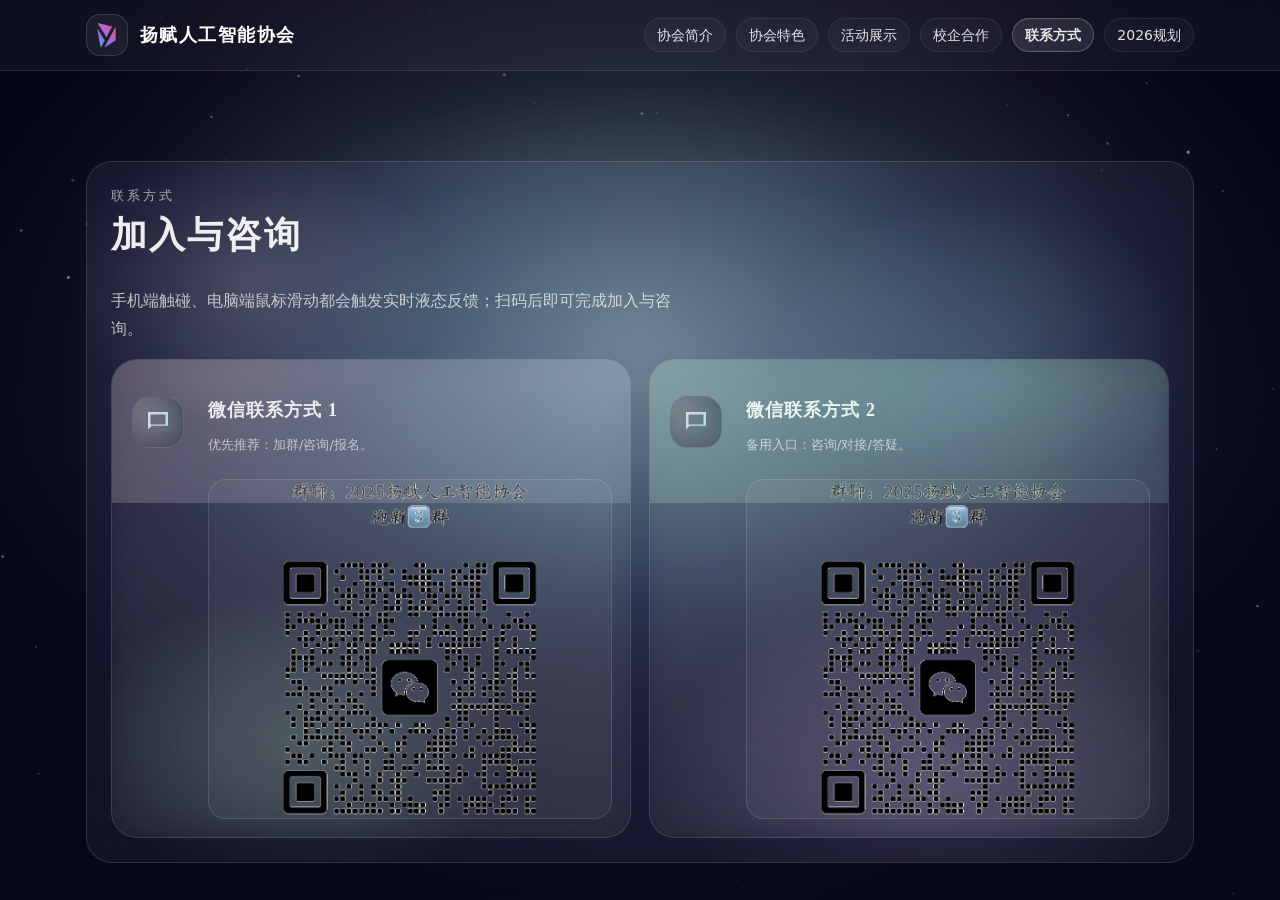
<file: static_site/contact.html>
<!DOCTYPE html>
<html lang="zh-CN">
<head>
    <meta charset="UTF-8">
    <meta name="viewport" content="width=device-width, initial-scale=1.0">
    <title>联系方式 - 扬赋人工智能协会</title>
    <link rel="stylesheet" href="styles.css">
</head>
<body class="theme-mag mag-deck-lock page-contact">
    <header>
        <div class="container">
            <div class="header-content">
                <img src="logo.png" alt="扬赋人工智能协会logo" class="logo">
                <h1>扬赋人工智能协会</h1>
            </div>
            <nav>
                <ul>
                    <li><a href="index.html">协会简介</a></li>
                    <li><a href="features.html">协会特色</a></li>
                    <li><a href="gallery.html">活动展示</a></li>
                    <li><a href="enterprise-cooperation.html">校企合作</a></li>
                    <li><a href="contact.html" class="current">联系方式</a></li>
                    <li><a href="plan-2026.html">2026规划</a></li>
                </ul>
            </nav>
        </div>
    </header>

    <main class="mag-deck">
        <section class="mag-screen">
            <div class="container">
                <div class="mag-panel">
                    <div class="mag-kicker">联系方式</div>
                    <h2>加入与咨询</h2>
                    <p class="mag-hero__lede">手机端触碰、电脑端鼠标滑动都会触发实时液态反馈；扫码后即可完成加入与咨询。</p>
                    <div class="mag-grid" style="margin-top: 16px;">
                        <div class="mag-card" style="grid-column: span 6;">
                            <div class="mag-card__cap"></div>
                            <div class="mag-card__icon"><span class="mag-ico ico-chat"></span></div>
                            <div class="mag-card__body">
                                <div class="mag-card__title">微信联系方式 1</div>
                                <div class="mag-card__sub">优先推荐：加群/咨询/报名。</div>
                                <img src="微信二维码1.jpg" alt="微信二维码1" style="width: 100%; height: 340px; object-fit: cover; border-radius: 18px; margin-top: 12px; border: 1px solid rgba(255,255,255,0.12); background: rgba(255,255,255,0.04);">
                            </div>
                        </div>
                        <div class="mag-card" style="grid-column: span 6;">
                            <div class="mag-card__cap"></div>
                            <div class="mag-card__icon"><span class="mag-ico ico-chat"></span></div>
                            <div class="mag-card__body">
                                <div class="mag-card__title">微信联系方式 2</div>
                                <div class="mag-card__sub">备用入口：咨询/对接/答疑。</div>
                                <img src="微信二维码2.jpg" alt="微信二维码2" style="width: 100%; height: 340px; object-fit: cover; border-radius: 18px; margin-top: 12px; border: 1px solid rgba(255,255,255,0.12); background: rgba(255,255,255,0.04);">
                            </div>
                        </div>
                    </div>
                </div>
            </div>
        </section>

        <section class="mag-screen">
            <div class="container">
                <div class="mag-panel">
                    <div class="mag-kicker">更多渠道</div>
                    <h2>官方与线下</h2>
                    <div class="mag-grid" style="margin-top: 10px;">
                        <div class="mag-card" style="grid-column: span 5;">
                            <div class="mag-card__cap"></div>
                            <div class="mag-card__icon"><span class="mag-ico ico-phone"></span></div>
                            <div class="mag-card__body">
                                <div class="mag-card__title">微信公众号</div>
                                <div class="mag-card__sub">扬赋人工智能协会 · 扫码关注</div>
                                <img src="公众号二维码.jpg" alt="微信公众号二维码" style="width: 100%; height: 260px; object-fit: cover; border-radius: 18px; margin-top: 12px; border: 1px solid rgba(255,255,255,0.12); background: rgba(255,255,255,0.04);">
                            </div>
                        </div>
                        <div class="mag-card" style="grid-column: span 4;">
                            <div class="mag-card__cap"></div>
                            <div class="mag-card__icon"><span class="mag-ico ico-mail"></span></div>
                            <div class="mag-card__body">
                                <div class="mag-card__title">邮箱</div>
                                <div class="mag-card__sub">官方邮箱：290444739@qq.com</div>
                                <div class="mag-tags" style="margin-top: 12px;">
                                    <div class="mag-tag">商务合作</div>
                                    <div class="mag-tag">媒体对接</div>
                                    <div class="mag-tag">资料申请</div>
                                </div>
                            </div>
                        </div>
                        <div class="mag-card" style="grid-column: span 3;">
                            <div class="mag-card__cap"></div>
                            <div class="mag-card__icon"><span class="mag-ico ico-pin"></span></div>
                            <div class="mag-card__body">
                                <div class="mag-card__title">线下咨询</div>
                                <div class="mag-card__sub">二食堂迎新点<br>9月9日-9月20日 17:30-20:30</div>
                                <div class="mag-actions" style="margin-top: 12px;">
                                    <a href="index.html" class="mag-btn">返回首页</a>
                                </div>
                            </div>
                        </div>
                    </div>
                </div>
            </div>
        </section>
    </main>

    <footer>
        <div class="container">
            <p>&copy; 2023 扬赋人工智能协会 版权所有</p>
        </div>
    </footer>

    <script src="script.js"></script>
</body>
</html>
</file>
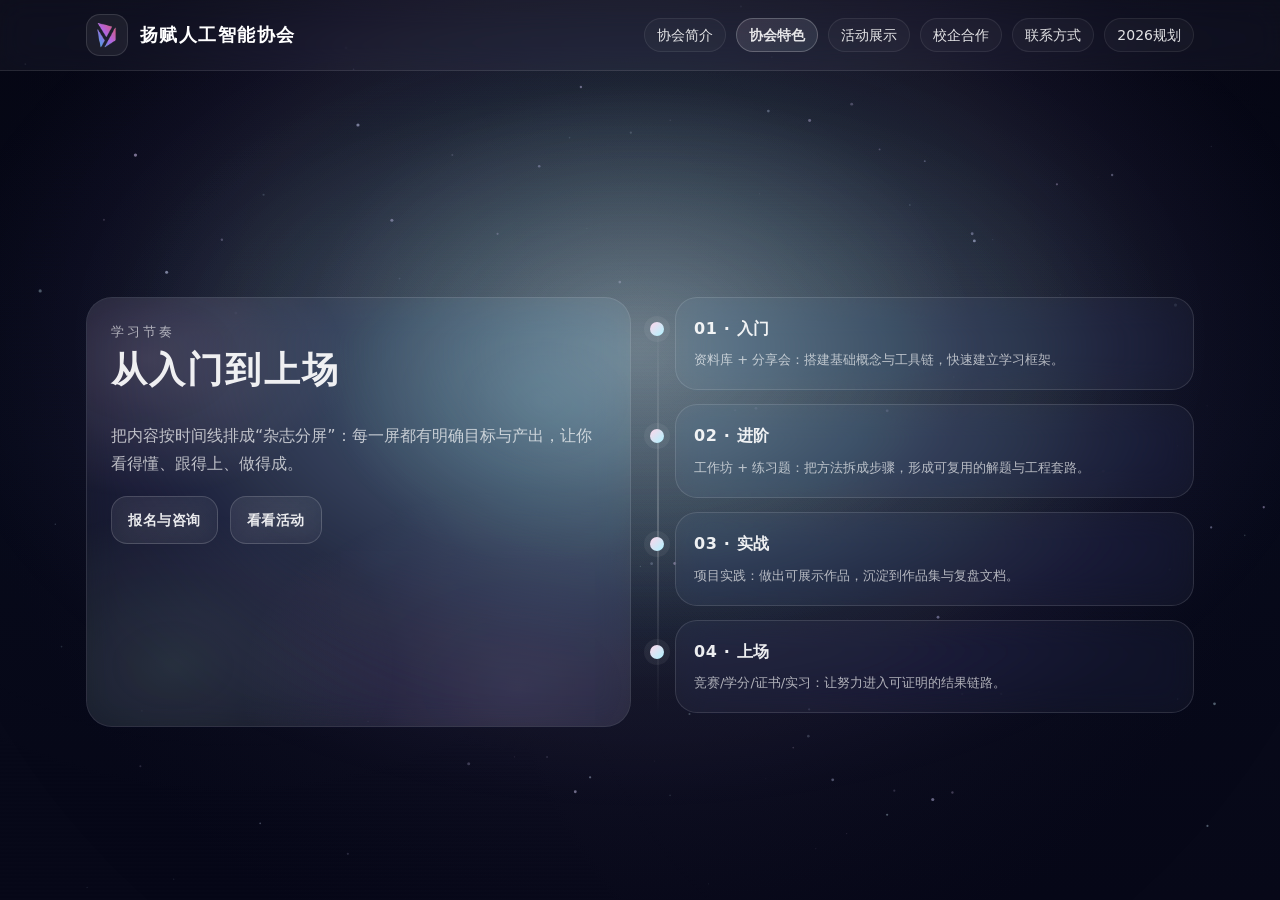
<file: static_site/features.html>
<!DOCTYPE html>
<html lang="zh-CN">
<head>
    <meta charset="UTF-8">
    <meta name="viewport" content="width=device-width, initial-scale=1.0">
    <title>协会特色 - 扬赋人工智能协会</title>
    <link rel="stylesheet" href="styles.css">
</head>
<body class="theme-mag mag-deck-lock page-features">
    <header>
        <div class="container">
            <div class="header-content">
                <img src="logo.png" alt="扬赋人工智能协会logo" class="logo">
                <h1>扬赋人工智能协会</h1>
            </div>
            <nav>
                <ul>
                    <li><a href="index.html">协会简介</a></li>
                    <li><a href="features.html" class="current">协会特色</a></li>
                    <li><a href="gallery.html">活动展示</a></li>
                    <li><a href="enterprise-cooperation.html">校企合作</a></li>
                    <li><a href="contact.html">联系方式</a></li>
                    <li><a href="plan-2026.html">2026规划</a></li>
                </ul>
            </nav>
        </div>
    </header>

    <main class="mag-deck">
        <section class="mag-screen">
            <div class="container">
                <div class="mag-split">
                    <div class="mag-panel">
                        <div class="mag-kicker">学习节奏</div>
                        <h2>从入门到上场</h2>
                        <p class="mag-hero__lede">把内容按时间线排成“杂志分屏”：每一屏都有明确目标与产出，让你看得懂、跟得上、做得成。</p>
                        <div class="mag-actions">
                            <a href="contact.html" class="mag-btn">报名与咨询</a>
                            <a href="gallery.html" class="mag-btn">看看活动</a>
                        </div>
                    </div>
                    <div class="mag-timeline">
                        <div class="mag-timeline__item">
                            <div class="mag-timeline__title">01 · 入门</div>
                            <div class="mag-timeline__desc">资料库 + 分享会：搭建基础概念与工具链，快速建立学习框架。</div>
                        </div>
                        <div class="mag-timeline__item">
                            <div class="mag-timeline__title">02 · 进阶</div>
                            <div class="mag-timeline__desc">工作坊 + 练习题：把方法拆成步骤，形成可复用的解题与工程套路。</div>
                        </div>
                        <div class="mag-timeline__item">
                            <div class="mag-timeline__title">03 · 实战</div>
                            <div class="mag-timeline__desc">项目实践：做出可展示作品，沉淀到作品集与复盘文档。</div>
                        </div>
                        <div class="mag-timeline__item">
                            <div class="mag-timeline__title">04 · 上场</div>
                            <div class="mag-timeline__desc">竞赛/学分/证书/实习：让努力进入可证明的结果链路。</div>
                        </div>
                    </div>
                </div>
            </div>
        </section>

        <section class="mag-screen">
            <div class="container">
                <div class="mag-panel">
                    <div class="mag-kicker">核心特色</div>
                    <h2>四张卡片，读完就懂</h2>
                    <div class="mag-grid">
                        <div class="mag-card" style="grid-column: span 6;">
                            <div class="mag-card__cap"></div>
                            <div class="mag-card__icon"><span class="mag-ico ico-book"></span></div>
                            <div class="mag-card__body">
                                <div class="mag-card__title">AI 学习资料</div>
                                <div class="mag-card__sub">论文、教程、开源项目与路线图，帮助你更快构建知识体系。</div>
                                <div class="mag-tags">
                                    <div class="mag-tag">📖 文档</div>
                                    <div class="mag-tag">🎥 视频</div>
                                    <div class="mag-tag">💻 代码</div>
                                </div>
                            </div>
                        </div>
                        <div class="mag-card" style="grid-column: span 6;">
                            <div class="mag-card__cap"></div>
                            <div class="mag-card__icon"><span class="mag-ico ico-cap"></span></div>
                            <div class="mag-card__body">
                                <div class="mag-card__title">活动学分</div>
                                <div class="mag-card__sub">创新创业、社会实践等正规渠道认定，让学习与实践形成闭环。</div>
                                <div class="mag-tags">
                                    <div class="mag-tag">🏆 竞赛</div>
                                    <div class="mag-tag">💡 创新</div>
                                    <div class="mag-tag">🤝 实践</div>
                                </div>
                            </div>
                        </div>
                        <div class="mag-card" style="grid-column: span 6;">
                            <div class="mag-card__cap"></div>
                            <div class="mag-card__icon"><span class="mag-ico ico-building"></span></div>
                            <div class="mag-card__body">
                                <div class="mag-card__title">实习与行业连接</div>
                                <div class="mag-card__sub">对接企业资源与真实需求，积累“可说清楚”的项目经历。</div>
                                <div class="mag-tags">
                                    <div class="mag-tag">🔗 资源</div>
                                    <div class="mag-tag">🧩 项目</div>
                                    <div class="mag-tag">🚀 成长</div>
                                </div>
                            </div>
                        </div>
                        <div class="mag-card" style="grid-column: span 6;">
                            <div class="mag-card__cap"></div>
                            <div class="mag-card__icon"><span class="mag-ico ico-medal"></span></div>
                            <div class="mag-card__body">
                                <div class="mag-card__title">技能证书</div>
                                <div class="mag-card__sub">提示词工程师、Agent 工程师等方向，让能力有更直接的凭证。</div>
                                <div class="mag-tags">
                                    <div class="mag-tag">🤖 Prompt</div>
                                    <div class="mag-tag">📊 Agent</div>
                                    <div class="mag-tag">☁️ AIGC</div>
                                </div>
                            </div>
                        </div>
                    </div>
                    <div class="mag-actions" style="margin-top: 16px;">
                        <a href="enterprise-cooperation.html" class="mag-btn">了解合作支持</a>
                        <a href="contact.html" class="mag-btn">现在加入</a>
                    </div>
                </div>
            </div>
        </section>
    </main>

    <footer>
        <div class="container">
            <p>&copy; 2023 扬赋人工智能协会 版权所有</p>
        </div>
    </footer>

    <script src="script.js"></script>
</body>
</html>
</file>
<file: static_site/styles.css>
/* 全局样式 */
* {
    margin: 0;
    padding: 0;
    box-sizing: border-box;
}

body {
    font-family: 'Microsoft YaHei', Arial, sans-serif;
    line-height: 1.6;
    color: #333;
    background-color: #f8f9fa;
}

.container {
    width: 90%;
    max-width: 1200px;
    margin: 0 auto;
    padding: 0 20px;
}

/* 头部样式 */
header {
    background-color: #4a90e2;
    color: white;
    padding: 20px 0;
    box-shadow: 0 2px 10px rgba(0, 0, 0, 0.1);
    position: fixed;
    top: 0;
    left: 0;
    right: 0;
    z-index: 1000;
    transition: all 0.3s ease;
}

header .container {
    display: flex;
    justify-content: space-between;
    align-items: center;
}

.header-content {
    display: flex;
    align-items: center;
    gap: 15px;
}

.logo {
    width: 50px;
    height: 50px;
    object-fit: contain;
}

header h1 {
    font-size: 28px;
    font-weight: 600;
}

nav ul {
    display: flex;
    list-style: none;
}

nav ul li {
    margin-left: 30px;
}

nav ul li a {
    color: white;
    text-decoration: none;
    font-size: 16px;
    transition: color 0.3s ease;
    font-weight: normal;
}

nav ul li a:hover {
    color: #e0e0e0;
    text-decoration: underline;
}

/* 当前页面导航高亮 */
nav ul li a.current {
    font-weight: bold;
    color: white;
    position: relative;
}

nav ul li a.current::after {
    content: '';
    position: absolute;
    bottom: -5px;
    left: 0;
    width: 100%;
    height: 2px;
    background-color: white;
}

/* 主内容区域样式 */
main {
    padding: 40px 0;
    margin-top: 100px; /* 为固定导航栏留出空间 */
}

section {
    margin-bottom: 60px;
}

section h2 {
    font-size: 32px;
    color: #2c3e50;
    margin-bottom: 30px;
    padding-bottom: 15px;
    border-bottom: 3px solid #4a90e2;
    text-align: center;
}

/* 协会简介部分样式 */
.intro-section {
    background-color: white;
    padding: 40px 0;
    border-radius: 10px;
    box-shadow: 0 5px 15px rgba(0, 0, 0, 0.05);
}

.intro-content {
    display: flex;
    flex-direction: column;
    gap: 30px;
}

/* 主要内容区域：左侧文字 + 右侧视频 */
.intro-main-content {
    display: flex;
    align-items: stretch;
    gap: 40px;
    max-width: 2138px;
    margin: 0 auto;
}

.intro-text {
    flex: 0 0 49.5%;
    min-width: 0;
    max-width: 49.5%;
    display: flex;
    flex-direction: column;
}

.intro-video {
    flex: 0 0 45.5%;
    width: 45.5%;
    display: flex;
    flex-direction: column;
    gap: 20px;
}

.intro-text p {
    font-size: 18px;
    margin-bottom: 20px;
    color: #555;
    line-height: 1.8;
}

/* 协会简介文字排版优化 */
.intro-highlight {
    text-align: center;
    margin-bottom: 30px;
    padding: 20px;
    background: linear-gradient(135deg, #f8f9fa, #e9ecef);
    border-radius: 15px;
    border-left: 5px solid #4a90e2;
}

.intro-highlight h3 {
    font-size: 2.2rem;
    color: #2c3e50;
    margin-bottom: 10px;
    font-weight: 700;
    text-shadow: 0 2px 4px rgba(0, 0, 0, 0.1);
}

.intro-subtitle {
    font-size: 1.1rem;
    color: #4a90e2;
    font-weight: 500;
    margin: 0;
    opacity: 0.8;
}

.intro-main {
    margin-bottom: 35px;
}

.intro-main p {
    font-size: 1.1rem;
    line-height: 1.8;
    margin-bottom: 20px;
    color: #444;
}

.highlight-text {
    color: #4a90e2;
    font-weight: 600;
    font-size: 1.2em;
}

.quote-text {
    color: #e74c3c;
    font-style: italic;
    font-weight: 500;
    background: rgba(231, 76, 60, 0.1);
    padding: 2px 6px;
    border-radius: 4px;
}

.mission-text {
    background: linear-gradient(135deg, #e3f2fd, #f3e5f5);
    padding: 20px;
    border-radius: 12px;
    border-left: 4px solid #4a90e2;
    font-size: 1.1rem;
    line-height: 1.8;
    color: #2c3e50;
}

.emphasis {
    color: #4a90e2;
    font-weight: 600;
    font-size: 1.1em;
}

/* 成果展示区域 */
.achievements-section {
    flex: 1;
    margin: 35px 0 0 0;
    padding: 25px;
    background: linear-gradient(135deg, #f1f8e9, #e8f5e8);
    border-radius: 15px;
    border-left: 5px solid #27ae60;
    display: flex;
    flex-direction: column;
}

.achievements-section h4 {
    font-size: 1.2rem;
    color: #27ae60;
    margin-bottom: 10px;
    font-weight: 600;
}

.achievements-section p {
    font-size: 0.9rem;
    color: #2c3e50;
    margin-bottom: 12px;
    line-height: 1.5;
}

.activities-list {
    display: flex;
    flex-direction: column;
    gap: 12px;
    flex: 1;
}

.activity-item {
    display: flex;
    align-items: center;
    padding: 8px 10px;
    background: white;
    border-radius: 10px;
    box-shadow: 0 2px 8px rgba(0, 0, 0, 0.05);
    transition: all 0.3s ease;
    font-size: 0.85rem;
}

.activity-item:hover {
    transform: translateX(5px);
    box-shadow: 0 4px 12px rgba(0, 0, 0, 0.1);
}

.activity-icon {
    font-size: 1.5rem;
    margin-right: 15px;
    min-width: 30px;
}

/* 支持展示区域 */
.support-section {
    flex: 1;
    padding: 25px;
    background: linear-gradient(135deg, #fff3e0, #fce4ec);
    border-radius: 15px;
    border-left: 5px solid #ff9800;
    display: flex;
    flex-direction: column;
}

.support-section h4 {
    font-size: 1.2rem;
    color: #ff9800;
    margin-bottom: 10px;
    font-weight: 600;
}

.support-section p {
    font-size: 0.9rem;
    color: #2c3e50;
    margin-bottom: 12px;
    line-height: 1.5;
}

.support-grid {
    display: grid;
    grid-template-columns: repeat(2, 1fr);
    gap: 15px;
    flex: 1;
}

.support-item {
    background: white;
    padding: 12px;
    border-radius: 12px;
    text-align: center;
    box-shadow: 0 3px 10px rgba(0, 0, 0, 0.05);
    transition: all 0.3s ease;
    border: 2px solid transparent;
}

.support-item:hover {
    transform: translateY(-5px);
    box-shadow: 0 6px 20px rgba(0, 0, 0, 0.1);
    border-color: #ff9800;
}

.support-title {
    font-size: 0.95rem;
    font-weight: 600;
    color: #ff9800;
    margin-bottom: 5px;
}

.support-desc {
    font-size: 0.8rem;
    color: #666;
    line-height: 1.3;
}

.intro-image {
    flex: 1;
    min-width: 300px;
    display: flex;
    justify-content: center;
    align-items: center;
}

/* 视频宣传片容器样式已在上面定义 */

.video-container {
    width: 100%;
    aspect-ratio: 16/9;
    background-color: #f0f0f0;
    border-radius: 10px;
    display: flex;
    align-items: center;
    justify-content: center;
    overflow: hidden;
    box-shadow: 0 2px 8px rgba(0, 0, 0, 0.1);
}

.video-placeholder {
    width: 100%;
    height: 100%;
    display: flex;
    align-items: center;
    justify-content: center;
}

.video-placeholder p {
    color: #666;
    font-size: 18px;
    text-align: center;
    font-weight: 500;
}

/* 宣传视频样式 */
.promo-video {
    width: 100%;
    height: 100%;
    object-fit: cover;
    border-radius: 10px;
    box-shadow: 0 4px 12px rgba(0, 0, 0, 0.15);
    cursor: pointer;
    transition: all 0.3s ease;
}

.promo-video:hover {
    transform: scale(1.02);
    box-shadow: 0 6px 20px rgba(0, 0, 0, 0.2);
}

.video-container {
    cursor: pointer;
}

/* 动画效果 */
@keyframes fadeIn {
    from {
        opacity: 0;
        transform: translateY(20px);
    }
    to {
        opacity: 1;
        transform: translateY(0);
    }
}

.intro-section {
    animation: fadeIn 1s ease-out;
}

/* 中等屏幕响应式设计 */
@media (max-width: 1024px) and (min-width: 769px) {
    .intro-main-content {
        gap: 30px;
        max-width: 100%;
    }
    
    .intro-text {
        flex: 0 0 50%;
        max-width: 50%;
    }
    
    .intro-video {
        flex: 0 0 45%;
        width: 45%;
    }
    
    .video-container {
        aspect-ratio: 16/9;
    }
    
    .intro-highlight h3 {
        font-size: 2rem;
    }
    
    .support-grid {
        grid-template-columns: 1fr;
    }
}

/* 响应式设计 - 针对iPhone 16等现代手机优化 */
@media (max-width: 768px) {
    /* 容器优化 */
    .container {
        width: 95%;
        padding: 0 15px;
    }
    
    /* 头部导航优化 */
    header {
        padding: 15px 0;
    }
    
    header .container {
        flex-direction: column;
        text-align: center;
        gap: 15px;
    }
    
    .header-content {
        gap: 10px;
    }
    
    .logo {
        width: 40px;
        height: 40px;
    }
    
    header h1 {
        font-size: 24px;
    }
    
    nav ul {
        margin-top: 15px;
        flex-wrap: wrap;
        justify-content: center;
        gap: 10px;
    }
    
    nav ul li {
        margin: 0 8px;
        margin-bottom: 8px;
    }
    
    nav ul li a {
        font-size: 14px;
        padding: 8px 12px;
        border-radius: 20px;
        background-color: rgba(255, 255, 255, 0.1);
        transition: all 0.3s ease;
    }
    
    nav ul li a:hover {
        background-color: rgba(255, 255, 255, 0.2);
        transform: translateY(-2px);
    }
    
    /* 主内容区域优化 */
    main {
        padding: 30px 0;
        margin-top: 120px; /* 移动端导航栏更高，需要更多边距 */
    }
    
    section {
        margin-bottom: 40px;
    }
    
    section h2 {
        font-size: 28px;
        margin-bottom: 25px;
        padding-bottom: 10px;
    }
    
    /* 协会特色网格优化 - 手机端横向排列 */
    .features-grid {
        grid-template-columns: repeat(2, 1fr);
        gap: 15px;
        margin-top: 30px;
        padding: 0 10px;
    }
    
    .feature-item {
        padding: 20px 15px;
        margin: 0;
        width: 100%;
        max-width: 100%;
        box-sizing: border-box;
    }
    
    .icon-emoji {
        font-size: 2rem;
    }
    
    .feature-item h3 {
        font-size: 16px;
        margin-bottom: 10px;
    }
    
    .feature-item p {
        font-size: 13px;
        line-height: 1.4;
        margin-bottom: 12px;
    }
    
    .detail-tag {
        font-size: 10px;
        padding: 4px 8px;
    }
    
    /* 确保特色卡片在移动端完全适配 */
    .features-section {
        padding: 40px 0;
        overflow-x: hidden;
    }
    
    .features-content {
        padding: 0 10px;
        overflow-x: hidden;
    }
    
    .features-content p {
        font-size: 16px;
        line-height: 1.6;
        margin-bottom: 30px;
        text-align: center;
    }
    
    /* 手机端特色卡片横向排列优化 */
    .features-grid {
        display: grid !important;
        grid-template-columns: repeat(2, 1fr) !important;
        gap: 15px !important;
        width: 100% !important;
        max-width: 100% !important;
    }
    
    .feature-item {
        width: 100% !important;
        max-width: 100% !important;
        flex-shrink: 0 !important;
    }
    
    /* 协会简介部分移动端优化 */
    .intro-content {
        flex-direction: column;
        text-align: center;
        gap: 25px;
    }
    
    .intro-main-content {
        flex-direction: column;
        gap: 20px;
        max-width: 100%;
    }
    
    .intro-text {
        flex: none;
        max-width: 100%;
        display: block;
    }
    
    .intro-highlight {
        text-align: center;
        padding: 15px;
        margin-bottom: 20px;
    }
    
    .intro-video {
        flex: none;
        width: 100%;
        max-width: 100%;
        align-self: center;
    }
    
    .video-container {
        aspect-ratio: 16/9;
        border-radius: 8px;
    }
    
    .intro-text p {
        font-size: 16px;
        line-height: 1.6;
    }
    
    /* 协会简介文字排版响应式 */
    .intro-highlight h3 {
        font-size: 1.6rem;
        margin-bottom: 8px;
    }
    
    .intro-subtitle {
        font-size: 0.95rem;
    }
    
    .intro-main p {
        font-size: 0.95rem;
        margin-bottom: 15px;
    }
    
    .mission-text {
        font-size: 0.95rem;
        padding: 15px;
        margin: 20px 0;
    }
    
    .achievements-section,
    .support-section {
        padding: 20px 15px;
        margin: 20px 0;
        flex: none;
        display: block;
        border-radius: 12px;
    }
    
    .achievements-section h4,
    .support-section h4 {
        font-size: 1.1rem;
        margin-bottom: 12px;
    }
    
    .achievements-section p,
    .support-section p {
        font-size: 0.85rem;
        margin-bottom: 10px;
    }
    
    .activity-item {
        font-size: 0.8rem;
        padding: 8px 10px;
        margin-bottom: 8px;
    }
    
    .support-title {
        font-size: 0.9rem;
        margin-bottom: 4px;
    }
    
    .support-desc {
        font-size: 0.75rem;
        line-height: 1.3;
    }
    
    .activities-list {
        flex: none;
        gap: 8px;
    }
    
    .support-grid {
        grid-template-columns: 1fr;
        gap: 12px;
        flex: none;
    }
    
    .support-item {
        padding: 12px;
    }
    
    .activity-icon {
        font-size: 1.2rem;
        margin-right: 10px;
        min-width: 25px;
    }
}

/* 按钮样式 */
.button-container {
    margin-top: 40px;
    text-align: center;
    width: 100%;
}

.btn {
    display: inline-block;
    padding: 12px 28px;
    font-size: 16px;
    font-weight: 500;
    text-decoration: none;
    border-radius: 50px;
    transition: all 0.3s ease;
    cursor: pointer;
}

.btn-primary {
    background-color: #4a90e2;
    color: white;
    border: 2px solid #4a90e2;
}

.btn-primary:hover {
    background-color: #357abd;
    border-color: #357abd;
    transform: translateY(-2px);
    box-shadow: 0 4px 12px rgba(74, 144, 226, 0.3);
}

/* 协会特色部分样式 */
.features-section {
    background-color: #f8f9fa;
    padding: 60px 0;
    overflow-x: hidden; /* 防止水平滚动 */
}

.features-content {
    text-align: center;
    max-width: 100%;
    overflow-x: hidden; /* 防止水平滚动 */
}

.placeholder-text {
    font-size: 18px;
    color: #666;
    margin-bottom: 40px;
    font-style: italic;
}

.features-grid {
    display: grid;
    grid-template-columns: repeat(4, 1fr);
    gap: 30px;
    margin-top: 40px;
    max-width: 100%;
    overflow-x: hidden; /* 防止水平滚动 */
}

.feature-item {
    background: linear-gradient(135deg, #ffffff, #f8f9ff);
    padding: 35px 25px;
    border-radius: 20px;
    box-shadow: 0 6px 20px rgba(0, 0, 0, 0.08);
    border: 1px solid #e8f2ff;
    transition: all 0.3s ease;
    position: relative;
    overflow: hidden;
    display: flex;
    flex-direction: column;
    height: 100%;
}

.feature-item::before {
    content: '';
    position: absolute;
    top: 0;
    left: 0;
    right: 0;
    height: 4px;
    background: linear-gradient(90deg, #4a90e2, #5ba0f2, #4a90e2);
}

.feature-item:hover {
    transform: translateY(-8px) scale(1.02);
    box-shadow: 0 12px 30px rgba(74, 144, 226, 0.2);
    border-color: #4a90e2;
}

.feature-icon {
    width: 80px;
    height: 80px;
    margin: 0 auto 20px;
    background-color: #f0f4f8;
    border-radius: 50%;
    display: flex;
    align-items: center;
    justify-content: center;
}

.feature-icon svg {
    width: 40px;
    height: 40px;
    fill: #4a90e2;
}

.feature-item h3 {
    font-size: 20px;
    color: #2c3e50;
    margin-bottom: 15px;
}

.feature-item p {
    font-size: 16px;
    color: #666;
    line-height: 1.6;
    margin-bottom: 0;
    flex-grow: 1;
}

/* 彩色文字样式 */
.highlight-text {
    background: linear-gradient(135deg, #4a90e2, #5ba0f2);
    -webkit-background-clip: text;
    -webkit-text-fill-color: transparent;
    background-clip: text;
    font-weight: 600;
}

.color-text-blue {
    color: #4a90e2;
    font-weight: 600;
}

.color-text-green {
    color: #27ae60;
    font-weight: 600;
}

.color-text-orange {
    color: #f39c12;
    font-weight: 600;
}

.color-text-purple {
    color: #9b59b6;
    font-weight: 600;
}

/* 图标样式 */
.icon-emoji {
    font-size: 3rem;
    display: block;
    margin-bottom: 15px;
}

/* 特色详情标签 */
.feature-details {
    display: flex;
    flex-wrap: wrap;
    gap: 8px;
    justify-content: center;
    margin-top: auto;
    align-items: flex-end;
    min-height: 60px;
    padding-top: 15px;
}

.detail-tag {
    background: linear-gradient(135deg, #e8f2ff, #f0f4ff);
    color: #4a90e2;
    padding: 8px 12px;
    border-radius: 20px;
    font-size: 12px;
    font-weight: 500;
    border: 1px solid #d1e7ff;
    transition: all 0.3s ease;
    height: 32px;
    display: flex;
    align-items: center;
    white-space: nowrap;
}

.detail-tag:hover {
    background: linear-gradient(135deg, #4a90e2, #5ba0f2);
    color: white;
    transform: translateY(-2px);
}

/* 流动照片墙样式 */
.gallery-section {
    background-color: white;
    padding: 60px 0;
    border-radius: 10px;
    box-shadow: 0 5px 15px rgba(0, 0, 0, 0.05);
}

/* 加载消息样式 */
.loading-message {
    text-align: center;
    padding: 100px 20px;
    font-size: 18px;
    color: #666;
    font-weight: 500;
    animation: pulse 1.5s ease-in-out infinite;
}

.gallery-intro {
    text-align: center;
    margin-bottom: 40px;
}

.gallery-intro p {
    font-size: 18px;
    color: #666;
    max-width: 800px;
    margin: 0 auto;
}

/* 照片墙容器 - 单列布局 */
.photo-gallery {
    display: flex;
    flex-direction: column;
    gap: 30px;
    padding: 20px 0;
    max-width: 800px;
    margin: 0 auto;
}

/* 照片项样式 */
.photo-item {
    background-color: #f8f9fa;
    border-radius: 15px;
    overflow: hidden;
    box-shadow: 0 6px 20px rgba(0, 0, 0, 0.08);
    transition: all 0.4s ease;
    display: flex;
    flex-direction: column;
    position: relative;
    border: 1px solid #e8f2ff;
}

.photo-item:hover {
    transform: translateY(-8px) scale(1.02);
    box-shadow: 0 12px 30px rgba(74, 144, 226, 0.15);
    border-color: #4a90e2;
}

.photo-item::before {
    content: '';
    position: absolute;
    top: 0;
    left: 0;
    right: 0;
    height: 3px;
    background: linear-gradient(90deg, #4a90e2, #5ba0f2, #4a90e2);
    opacity: 0;
    transition: opacity 0.3s ease;
}

.photo-item:hover::before {
    opacity: 1;
}

/* 实际照片样式 - 16:9比例 */
.photo-img {
    width: 100%;
    aspect-ratio: 16/9; /* 16:9宽高比 */
    object-fit: cover;
    object-position: center;
    transition: transform 0.4s ease;
    display: block;
    background-color: #f0f4f8;
}

/* 悬停效果 */
.photo-item:hover .photo-placeholder,
.photo-item:hover .photo-img {
    transform: scale(1.05);
}

/* 照片标题 */
.photo-caption {
    padding: 18px 15px;
    text-align: center;
    font-size: 16px;
    color: #2c3e50;
    background-color: white;
    font-weight: 500;
    line-height: 1.4;
    margin: 0;
    border-top: 1px solid #f0f4f8;
}

/* 流动效果动画 */
@keyframes flowAnimation {
    0% {
        opacity: 0;
        transform: translateY(20px);
    }
    100% {
        opacity: 1;
        transform: translateY(0);
    }
}

/* 为照片项添加交错动画效果 */
.photo-item:nth-child(1) { animation: flowAnimation 0.5s ease-out 0.1s both; }
.photo-item:nth-child(2) { animation: flowAnimation 0.5s ease-out 0.2s both; }
.photo-item:nth-child(3) { animation: flowAnimation 0.5s ease-out 0.3s both; }
.photo-item:nth-child(4) { animation: flowAnimation 0.5s ease-out 0.4s both; }
.photo-item:nth-child(5) { animation: flowAnimation 0.5s ease-out 0.5s both; }
.photo-item:nth-child(6) { animation: flowAnimation 0.5s ease-out 0.6s both; }
.photo-item:nth-child(7) { animation: flowAnimation 0.5s ease-out 0.7s both; }
.photo-item:nth-child(8) { animation: flowAnimation 0.5s ease-out 0.8s both; }

/* 照片墙响应式设计 - 针对iPhone 16优化 */
@media (max-width: 768px) {
    .photo-gallery {
        gap: 20px;
        padding: 15px 0;
        max-width: 100%;
    }
    
    .gallery-section {
        padding: 30px 0;
    }
    
    .gallery-intro {
        margin-bottom: 25px;
    }
    
    .gallery-intro p {
        font-size: 16px;
        padding: 0 10px;
    }
    
    .photo-item {
        border-radius: 12px;
    }
    
    .photo-img {
        aspect-ratio: 16/9; /* 保持16:9比例 */
    }
    
    .photo-caption {
        font-size: 14px;
        padding: 12px 10px;
        line-height: 1.3;
    }
    
    .loading-message {
        padding: 60px 20px;
        font-size: 16px;
    }
}

/* 招新信息部分样式 */
.recruitment-section {
    padding: 60px 0;
    background-color: #f9f9f9;
}

.recruitment-section h2 {
    font-size: 2.5rem;
    color: #333;
    text-align: center;
    margin-bottom: 40px;
    padding-bottom: 15px;
    position: relative;
}

.recruitment-section h2::after {
    content: '';
    position: absolute;
    bottom: 0;
    left: 50%;
    transform: translateX(-50%);
    width: 150px;
    height: 4px;
    background-color: #4a90e2;
}

.recruitment-content {
    max-width: 2138px;
    margin: 0 auto;
    background: linear-gradient(135deg, #ffffff, #f8f9ff);
    padding: 40px;
    border-radius: 20px;
    box-shadow: 0 6px 20px rgba(0, 0, 0, 0.08);
    border: 1px solid #e8f2ff;
    font-size: 1.1rem;
    line-height: 1.8;
    color: #555;
}

/* 联系方式部分样式 */
.contact-section {
    padding: 60px 0;
    background-color: #f9f9f9;
}

.contact-section h2 {
    font-size: 2.5rem;
    color: #333;
    text-align: center;
    margin-bottom: 40px;
    padding-bottom: 15px;
    position: relative;
}

.contact-section h2::after {
    content: '';
    position: absolute;
    bottom: 0;
    left: 50%;
    transform: translateX(-50%);
    width: 150px;
    height: 4px;
    background-color: #4a90e2;
}

/* 微信联系方式区域 */
.wechat-section {
    margin: 40px 0;
    padding: 40px;
    background: linear-gradient(135deg, #f8f9ff, #e8f2ff);
    border-radius: 20px;
    border: 2px solid #4a90e2;
    box-shadow: 0 8px 25px rgba(74, 144, 226, 0.15);
    max-width: 2138px;
    margin: 40px auto;
}

.wechat-section h3 {
    font-size: 1.6rem;
    color: #2c3e50;
    margin-bottom: 30px;
    text-align: center;
    font-weight: 600;
}

.wechat-codes {
    display: grid;
    grid-template-columns: repeat(2, 1fr);
    gap: 40px;
    justify-items: center;
}

.wechat-code {
    text-align: center;
    padding: 30px;
    background: white;
    border-radius: 20px;
    box-shadow: 0 6px 20px rgba(0, 0, 0, 0.1);
    transition: all 0.3s ease;
    border: 1px solid #e8f2ff;
}

.wechat-code:hover {
    transform: translateY(-10px) scale(1.02);
    box-shadow: 0 12px 30px rgba(74, 144, 226, 0.2);
    border-color: #4a90e2;
}

.wechat-qr {
    width: 400px; /* 原来的两倍：200px * 2 */
    height: 578px; /* 原来的两倍：289px * 2，保持600:868比例 */
    border-radius: 15px;
    box-shadow: 0 4px 15px rgba(0, 0, 0, 0.1);
    display: block;
    margin: 0 auto 20px;
    object-fit: cover;
    border: 2px solid #f0f4ff;
    transition: all 0.3s ease;
}

.wechat-code:hover .wechat-qr {
    box-shadow: 0 8px 25px rgba(74, 144, 226, 0.25);
    border-color: #4a90e2;
}

.wechat-code p {
    font-size: 1.1rem;
    color: #2c3e50;
    margin: 0;
    font-weight: 600;
    background: linear-gradient(135deg, #4a90e2, #5ba0f2);
    -webkit-background-clip: text;
    -webkit-text-fill-color: transparent;
    background-clip: text;
}

/* 其他联系方式网格 */
.contact-grid {
    display: grid;
    grid-template-columns: repeat(3, 1fr);
    gap: 30px;
    max-width: 2138px;
    margin: 40px auto;
}

.contact-card {
    background: linear-gradient(135deg, #ffffff, #f8f9ff);
    padding: 30px;
    border-radius: 20px;
    box-shadow: 0 6px 20px rgba(0, 0, 0, 0.08);
    border: 1px solid #e8f2ff;
    transition: all 0.3s ease;
    text-align: center;
}

.contact-card:hover {
    transform: translateY(-5px);
    box-shadow: 0 10px 25px rgba(74, 144, 226, 0.15);
    border-color: #4a90e2;
}

.contact-header {
    display: flex;
    align-items: center;
    justify-content: center;
    gap: 10px;
    margin-bottom: 20px;
}

.contact-header .contact-icon {
    font-size: 1.5rem;
}

.contact-header h4 {
    font-size: 1.2rem;
    color: #2c3e50;
    margin: 0;
    font-weight: 600;
}

.contact-card p {
    color: #666;
    line-height: 1.6;
    margin-bottom: 15px;
}

.qr-container {
    margin-top: 20px;
}

.qr-image {
    width: 150px;
    height: 150px;
    border-radius: 10px;
    box-shadow: 0 3px 10px rgba(0, 0, 0, 0.1);
    margin-bottom: 10px;
}

.contact-info h3 {
    font-size: 1.5rem;
    color: #4a90e2;
    margin-bottom: 20px;
}

.contact-info p {
    font-size: 1.1rem;
    line-height: 1.6;
    color: #555;
    margin-bottom: 25px;
}

.contact-item {
    display: flex;
    align-items: flex-start;
    margin-bottom: 25px;
    padding: 25px;
    background: linear-gradient(135deg, #f8f9ff, #e8f2ff);
    border-radius: 15px;
    border: 1px solid #e8f2ff;
    border-left: 4px solid #4a90e2;
    transition: all 0.3s ease;
    box-shadow: 0 2px 8px rgba(74, 144, 226, 0.08);
}

.contact-item:hover {
    transform: translateY(-2px);
    box-shadow: 0 4px 15px rgba(74, 144, 226, 0.15);
    border-color: #4a90e2;
}

.contact-icon {
    font-size: 2rem;
    margin-right: 20px;
    color: #4a90e2;
    min-width: 40px;
}

.contact-details h4 {
    font-size: 1.2rem;
    color: #333;
    margin-bottom: 8px;
}

.contact-details p {
    font-size: 1rem;
    color: #666;
    margin-bottom: 5px;
    line-height: 1.5;
}

.contact-qrcode {
    flex: 1;
    min-width: 300px;
    background-color: white;
    padding: 30px;
    border-radius: 10px;
    box-shadow: 0 5px 15px rgba(0, 0, 0, 0.1);
    text-align: center;
}

.qrcode-container {
    margin-bottom: 30px;
}

.qrcode-placeholder {
    margin-bottom: 15px;
}

.qrcode-caption {
    font-size: 1rem;
    color: #333;
    font-weight: 500;
}

.social-links h4 {
    font-size: 1.2rem;
    color: #333;
    margin-bottom: 20px;
}

.social-icons {
    display: flex;
    justify-content: center;
    gap: 20px;
}

.social-icon {
    display: inline-block;
    transition: transform 0.3s ease;
}

.social-icon:hover {
    transform: translateY(-5px);
}

/* 微信二维码区域样式 */
.wechat-qrcodes {
    margin: 30px 0;
}

.wechat-qrcodes h4 {
    font-size: 1.2rem;
    color: #333;
    margin-bottom: 20px;
    text-align: center;
}

.wechat-grid {
    display: grid;
    grid-template-columns: repeat(2, 1fr);
    gap: 20px;
    justify-items: center;
}

.wechat-item {
    text-align: center;
    padding: 15px;
    background: white;
    border-radius: 12px;
    box-shadow: 0 3px 10px rgba(0, 0, 0, 0.05);
    transition: all 0.3s ease;
}

.wechat-item:hover {
    transform: translateY(-5px);
    box-shadow: 0 6px 20px rgba(0, 0, 0, 0.1);
}

.wechat-qr {
    display: block;
    margin: 0 auto 10px;
    box-shadow: 0 2px 8px rgba(0, 0, 0, 0.1);
}

.wechat-caption {
    font-size: 0.9rem;
    color: #666;
    margin: 0;
    font-weight: 500;
}

/* 左边微信公众号二维码样式 */
.official-qrcode-left {
    margin: 25px 0;
    padding: 25px;
    background: linear-gradient(135deg, #f8f9ff, #e8f2ff);
    border-radius: 18px;
    border: 2px solid #4a90e2;
    text-align: center;
    box-shadow: 0 6px 20px rgba(74, 144, 226, 0.12);
    position: relative;
    overflow: hidden;
}

.official-qrcode-left::before {
    content: '';
    position: absolute;
    top: 0;
    left: 0;
    right: 0;
    height: 3px;
    background: linear-gradient(90deg, #4a90e2, #5ba0f2, #4a90e2);
}

.official-qr-left {
    width: 220px;
    height: 220px;
    border-radius: 12px;
    box-shadow: 0 4px 15px rgba(0, 0, 0, 0.15);
    display: block;
    margin: 0 auto 15px;
    border: 2px solid #f0f4ff;
    transition: all 0.3s ease;
}

.official-qrcode-left:hover .official-qr-left {
    box-shadow: 0 6px 20px rgba(74, 144, 226, 0.25);
    border-color: #4a90e2;
    transform: scale(1.02);
}

.official-caption-left {
    font-size: 1rem;
    color: #2c3e50;
    margin: 0;
    font-weight: 600;
    background: linear-gradient(135deg, #4a90e2, #5ba0f2);
    -webkit-background-clip: text;
    -webkit-text-fill-color: transparent;
    background-clip: text;
}

/* 右边微信二维码样式 */
.wechat-qrcodes-right {
    margin: 0;
    padding: 30px;
    background: linear-gradient(135deg, #f8f9ff, #e8f2ff);
    border-radius: 20px;
    border: 2px solid #4a90e2;
    box-shadow: 0 8px 25px rgba(74, 144, 226, 0.15);
}

.wechat-qrcodes-right h4 {
    font-size: 1.4rem;
    color: #2c3e50;
    margin-bottom: 25px;
    text-align: center;
    font-weight: 600;
    text-shadow: 0 1px 2px rgba(0, 0, 0, 0.1);
}

.wechat-grid-right {
    display: grid;
    grid-template-columns: 1fr; /* 改为单列布局，竖着排列 */
    gap: 30px;
    justify-items: center;
    align-items: start;
}

.wechat-item-right {
    text-align: center;
    padding: 30px 25px;
    background: white;
    border-radius: 20px;
    box-shadow: 0 6px 20px rgba(0, 0, 0, 0.1);
    transition: all 0.4s ease;
    min-height: 500px;
    display: flex;
    flex-direction: column;
    justify-content: flex-start;
    width: 100%;
    max-width: 350px;
    border: 1px solid #e8f2ff;
    position: relative;
    overflow: hidden;
}

.wechat-item-right::before {
    content: '';
    position: absolute;
    top: 0;
    left: 0;
    right: 0;
    height: 4px;
    background: linear-gradient(90deg, #4a90e2, #5ba0f2, #4a90e2);
}

.wechat-item-right:hover {
    transform: translateY(-8px) scale(1.02);
    box-shadow: 0 12px 30px rgba(74, 144, 226, 0.2);
    border-color: #4a90e2;
}

.wechat-qr-right {
    width: 280px;
    height: 405px; /* 保持600:868的比例，280 * (868/600) = 405 */
    border-radius: 15px;
    box-shadow: 0 4px 15px rgba(0, 0, 0, 0.15);
    display: block;
    margin: 0 auto 20px;
    object-fit: cover;
    transition: all 0.3s ease;
    border: 2px solid #f0f4ff;
}

.wechat-item-right:hover .wechat-qr-right {
    box-shadow: 0 6px 20px rgba(74, 144, 226, 0.25);
    border-color: #4a90e2;
}

.wechat-caption-right {
    font-size: 1rem;
    color: #2c3e50;
    margin: 0;
    font-weight: 600;
    background: linear-gradient(135deg, #4a90e2, #5ba0f2);
    -webkit-background-clip: text;
    -webkit-text-fill-color: transparent;
    background-clip: text;
    text-shadow: 0 1px 2px rgba(0, 0, 0, 0.1);
}

/* 响应式设计 - 联系方式部分 - 针对iPhone 16优化 */
@media (max-width: 768px) {
    .contact-content {
        flex-direction: column;
    }
    
    .contact-info,
    .contact-qrcode {
        min-width: 100%;
    }
    
    .contact-icon {
        font-size: 1.5rem;
        margin-right: 15px;
    }
    
    .social-icons {
        gap: 15px;
    }
    
    .wechat-grid {
        grid-template-columns: 1fr;
        gap: 15px;
    }
    
    .wechat-item {
        padding: 12px;
    }
    
    .wechat-qr {
        width: 120px !important;
        height: 120px !important;
    }
    
    .wechat-caption {
        font-size: 0.85rem;
    }
    
    .official-qr-left {
        width: 150px;
        height: 150px;
    }
    
    .official-caption-left {
        font-size: 0.85rem;
    }
    
    .wechat-grid-right {
        grid-template-columns: 1fr;
        gap: 20px;
    }
    
    .wechat-qrcodes-right {
        padding: 20px;
        margin: 20px 0;
    }
    
    .wechat-item-right {
        padding: 20px 15px;
        min-height: 400px;
        max-width: 280px;
    }
    
    .wechat-qr-right {
        width: 200px;
        height: 289px;
    }
    
    .official-qrcode-left {
        padding: 20px;
        margin: 20px 0;
    }
    
    .official-qr-left {
        width: 180px;
        height: 180px;
    }
    
    .wechat-caption-right {
        font-size: 0.85rem;
    }
    
    /* 微信联系方式区域移动端优化 */
    .wechat-section {
        padding: 20px 15px;
        margin: 20px auto;
        border-radius: 15px;
    }
    
    .wechat-section h3 {
        font-size: 1.4rem;
        margin-bottom: 20px;
    }
    
    .wechat-codes {
        grid-template-columns: 1fr;
        gap: 20px;
    }
    
    .wechat-code {
        padding: 20px 15px;
        border-radius: 15px;
    }
    
    .wechat-qr {
        width: 200px;
        height: 289px; /* 保持600:868比例 */
        border-radius: 12px;
    }
    
    .wechat-code p {
        font-size: 1rem;
    }
    
    /* 联系方式网格优化 */
    .contact-grid {
        grid-template-columns: 1fr;
        gap: 20px;
        margin: 20px auto;
    }
    
    .contact-card {
        padding: 20px 15px;
        border-radius: 15px;
    }
    
    .contact-header {
        margin-bottom: 15px;
    }
    
    .contact-header h4 {
        font-size: 1.1rem;
    }
    
    .contact-card p {
        font-size: 0.9rem;
        margin-bottom: 12px;
    }
    
    .qr-image {
        width: 120px;
        height: 120px;
        border-radius: 8px;
    }
}

/* 页脚样式 */
footer {
    background-color: #2c3e50;
    color: white;
    padding: 20px 0;
    text-align: center;
}

footer p {
    font-size: 14px;
}

/* 平滑滚动 */
html {
    scroll-behavior: smooth;
}

/* 移动端触摸优化 */
@media (max-width: 768px) {
    /* 增加触摸目标大小 */
    nav ul li a,
    .btn,
    .feature-item,
    .contact-card,
    .wechat-code,
    .photo-item {
        min-height: 44px;
        min-width: 44px;
    }
    
    /* 优化触摸反馈 */
    .btn:active,
    .feature-item:active,
    .contact-card:active,
    .wechat-code:active,
    .photo-item:active {
        transform: scale(0.98);
        transition: transform 0.1s ease;
    }
    
    /* 防止双击缩放 */
    .btn,
    .feature-item,
    .contact-card,
    .wechat-code,
    .photo-item {
        touch-action: manipulation;
    }
    
    /* 优化滚动性能 */
    .photo-gallery,
    .features-grid,
    .contact-grid,
    .logo-grid,
    .achievements-grid,
    .advantages-cards {
        -webkit-overflow-scrolling: touch;
        will-change: transform;
    }
    
    /* 优化动画性能 */
    .feature-item,
    .contact-card,
    .wechat-code,
    .photo-item,
    .advantage-card,
    .achievement-item {
        transform: translateZ(0);
        backface-visibility: hidden;
    }
    
    /* 减少动画复杂度 */
    .feature-item:hover,
    .contact-card:hover,
    .wechat-code:hover,
    .photo-item:hover {
        transform: translateY(-3px) scale(1.01);
    }
    
    /* 优化文字选择 */
    .intro-text p,
    .feature-item p,
    .contact-card p,
    .recruitment-content p {
        -webkit-user-select: text;
        user-select: text;
    }
    
    /* 防止长按菜单 */
    .logo,
    .photo-img,
    .wechat-qr,
    .qr-image,
    .logo-image {
        -webkit-touch-callout: none;
        -webkit-user-select: none;
        user-select: none;
    }
}

/* 企业合作页面特殊样式 */

/* 企业Logo展示区域 */
.enterprise-logos {
    margin: 40px 0;
    padding: 30px;
    background: linear-gradient(135deg, #f8f9ff, #e8f2ff);
    border-radius: 20px;
    border: 2px solid #4a90e2;
    box-shadow: 0 6px 20px rgba(74, 144, 226, 0.12);
}

.logo-grid {
    display: grid;
    grid-template-columns: repeat(5, 1fr);
    gap: 30px;
    margin-top: 25px;
    justify-items: center;
}

.enterprise-logo {
    text-align: center;
    padding: 25px 20px;
    background: white;
    border-radius: 15px;
    transition: all 0.3s ease;
    border: 1px solid #e8f2ff;
    width: 100%;
    max-width: 200px;
    box-shadow: 0 4px 15px rgba(0, 0, 0, 0.1);
}

.enterprise-logo:hover {
    transform: translateY(-8px) scale(1.05);
    box-shadow: 0 8px 25px rgba(74, 144, 226, 0.2);
    border-color: #4a90e2;
}

.logo-image {
    width: 120px;
    height: 120px;
    margin: 0 auto 15px;
    object-fit: contain;
    border-radius: 12px;
    display: block;
    box-shadow: 0 4px 12px rgba(0, 0, 0, 0.1);
    background: white;
    padding: 10px;
    transition: all 0.3s ease;
}

.enterprise-logo:hover .logo-image {
    transform: scale(1.05);
    box-shadow: 0 6px 20px rgba(74, 144, 226, 0.2);
}

.logo-text {
    color: white;
    font-size: 18px;
    font-weight: bold;
    text-shadow: 0 1px 2px rgba(0, 0, 0, 0.2);
}

.logo-caption {
    font-size: 14px;
    color: #666;
    margin: 0;
    font-weight: 500;
}

/* 成果展示网格 - 全新设计 */
.achievements-grid {
    display: grid;
    grid-template-columns: repeat(4, 1fr);
    gap: 25px;
    margin: 60px 0;
    padding: 0;
    background: transparent;
    position: relative;
}

.achievement-item {
    text-align: center;
    padding: 40px 20px;
    background: linear-gradient(145deg, #ffffff, #f8fbff);
    border-radius: 24px;
    border: 1px solid rgba(74, 144, 226, 0.1);
    transition: all 0.5s cubic-bezier(0.23, 1, 0.32, 1);
    position: relative;
    overflow: hidden;
    box-shadow: 
        0 4px 20px rgba(74, 144, 226, 0.08),
        0 1px 3px rgba(0, 0, 0, 0.05);
}

.achievement-item::before {
    content: '';
    position: absolute;
    top: 0;
    left: 0;
    right: 0;
    height: 4px;
    background: linear-gradient(90deg, #4a90e2, #357abd, #4a90e2);
    background-size: 200% 100%;
    animation: shimmer 3s ease-in-out infinite;
}

.achievement-item::after {
    content: '';
    position: absolute;
    top: 50%;
    left: 50%;
    width: 0;
    height: 0;
    background: radial-gradient(circle, rgba(74, 144, 226, 0.1) 0%, transparent 70%);
    border-radius: 50%;
    transform: translate(-50%, -50%);
    transition: all 0.6s ease;
    z-index: 0;
}

.achievement-item:hover::after {
    width: 300px;
    height: 300px;
}

.achievement-item:hover {
    transform: translateY(-8px);
    box-shadow: 
        0 20px 40px rgba(74, 144, 226, 0.15),
        0 8px 16px rgba(0, 0, 0, 0.1);
    border-color: rgba(74, 144, 226, 0.2);
}

@keyframes shimmer {
    0% { background-position: -200% 0; }
    100% { background-position: 200% 0; }
}

.achievement-number {
    font-size: 3.5rem;
    font-weight: 900;
    margin-bottom: 12px;
    position: relative;
    z-index: 2;
    background: linear-gradient(135deg, #4a90e2 0%, #357abd 50%, #2c5aa0 100%);
    -webkit-background-clip: text;
    -webkit-text-fill-color: transparent;
    background-clip: text;
    text-shadow: none;
    letter-spacing: -2px;
}

.achievement-text {
    font-size: 15px;
    color: #555;
    font-weight: 500;
    line-height: 1.4;
    position: relative;
    z-index: 2;
    letter-spacing: 0.3px;
    margin: 0;
}

.achievement-icon {
    font-size: 2.5rem;
    margin-bottom: 15px;
    position: relative;
    z-index: 2;
    opacity: 0.8;
    transition: all 0.3s ease;
}

.achievement-item:hover .achievement-icon {
    transform: scale(1.1);
    opacity: 1;
}

/* 合作成果标题样式 - 全新设计 */
.achievements-section {
    text-align: center;
    margin-bottom: 50px;
    position: relative;
}

.achievements-section h3 {
    font-size: 2.8rem;
    font-weight: 700;
    margin-bottom: 20px;
    position: relative;
    display: inline-block;
    background: linear-gradient(135deg, #4a90e2 0%, #357abd 50%, #2c5aa0 100%);
    -webkit-background-clip: text;
    -webkit-text-fill-color: transparent;
    background-clip: text;
    letter-spacing: -1px;
}

.achievements-section h3::before {
    content: '';
    position: absolute;
    top: -10px;
    left: -20px;
    right: -20px;
    bottom: -10px;
    background: linear-gradient(135deg, rgba(74, 144, 226, 0.1), rgba(53, 122, 189, 0.1));
    border-radius: 15px;
    z-index: -1;
    opacity: 0.6;
}

.achievements-section h3::after {
    content: '';
    position: absolute;
    bottom: -12px;
    left: 50%;
    transform: translateX(-50%);
    width: 100px;
    height: 3px;
    background: linear-gradient(90deg, transparent, #4a90e2, #357abd, #4a90e2, transparent);
    border-radius: 2px;
}

.achievements-section p {
    font-size: 18px;
    color: #666;
    margin-bottom: 0;
    line-height: 1.7;
    max-width: 600px;
    margin-left: auto;
    margin-right: auto;
    font-weight: 400;
}

/* 优势展示卡片 */
.advantages-cards {
    display: grid;
    grid-template-columns: repeat(3, 1fr);
    gap: 30px;
    margin: 40px 0;
    padding: 30px;
    background: linear-gradient(135deg, #f8f9ff, #e8f2ff);
    border-radius: 20px;
    border: 2px solid #4a90e2;
    box-shadow: 0 6px 20px rgba(74, 144, 226, 0.12);
}

.advantage-card {
    padding: 35px 25px;
    border-radius: 20px;
    text-align: center;
    transition: all 0.3s ease;
    position: relative;
    overflow: hidden;
    background: white;
    border: 1px solid #e8f2ff;
    box-shadow: 0 4px 15px rgba(0, 0, 0, 0.1);
}

.advantage-card::before {
    content: '';
    position: absolute;
    top: 0;
    left: 0;
    right: 0;
    height: 4px;
    background: linear-gradient(90deg, #4a90e2, #357abd);
}

.student-card {
    background: linear-gradient(135deg, #e3f2fd, #f3e5f5);
    border: 2px solid #e1f5fe;
}

.enterprise-card {
    background: linear-gradient(135deg, #f1f8e9, #e8f5e8);
    border: 2px solid #e8f5e8;
}

.school-card {
    background: linear-gradient(135deg, #fff3e0, #fce4ec);
    border: 2px solid #fff3e0;
}

.advantage-card:hover {
    transform: translateY(-8px) scale(1.02);
    box-shadow: 0 12px 30px rgba(74, 144, 226, 0.2);
    border-color: #4a90e2;
}

.card-icon {
    font-size: 3rem;
    margin-bottom: 20px;
    display: block;
}

.advantage-card h4 {
    font-size: 1.4rem;
    color: #2c3e50;
    margin-bottom: 20px;
    font-weight: 600;
}

.advantage-card ul {
    list-style: none;
    padding: 0;
    margin: 0;
}

.advantage-card li {
    padding: 8px 0;
    color: #555;
    font-size: 15px;
    position: relative;
    padding-left: 20px;
}

.advantage-card li::before {
    content: '✓';
    position: absolute;
    left: 0;
    color: #4a90e2;
    font-weight: bold;
}

/* 流程步骤展示 */
.process-steps {
    margin: 40px 0;
    position: relative;
    padding: 30px;
    background: linear-gradient(135deg, #f8f9ff, #e8f2ff);
    border-radius: 20px;
    border: 2px solid #4a90e2;
    box-shadow: 0 6px 20px rgba(74, 144, 226, 0.12);
}

.process-steps::before {
    content: '';
    position: absolute;
    left: 30px;
    top: 60px;
    bottom: 60px;
    width: 2px;
    background: linear-gradient(to bottom, #4a90e2, #357abd);
    z-index: 1;
}

.process-step {
    display: flex;
    align-items: center;
    margin-bottom: 30px;
    position: relative;
    z-index: 2;
    padding: 20px;
    background: white;
    border-radius: 15px;
    box-shadow: 0 4px 15px rgba(0, 0, 0, 0.1);
    border: 1px solid #e8f2ff;
    transition: all 0.3s ease;
}

.process-step:hover {
    transform: translateY(-5px);
    box-shadow: 0 8px 25px rgba(74, 144, 226, 0.2);
    border-color: #4a90e2;
}

.step-number {
    width: 60px;
    height: 60px;
    background: linear-gradient(135deg, #4a90e2, #357abd);
    color: white;
    border-radius: 50%;
    display: flex;
    align-items: center;
    justify-content: center;
    font-size: 1.5rem;
    font-weight: bold;
    margin-right: 25px;
    box-shadow: 0 4px 12px rgba(74, 144, 226, 0.3);
    flex-shrink: 0;
}

.step-content {
    flex: 1;
    background-color: white;
    padding: 20px 25px;
    border-radius: 15px;
    box-shadow: 0 4px 12px rgba(0, 0, 0, 0.05);
    border-left: 4px solid #4a90e2;
}

.step-content h4 {
    color: #2c3e50;
    margin-bottom: 8px;
    font-size: 1.2rem;
    font-weight: 600;
}

.step-content p {
    color: #666;
    margin: 0;
    font-size: 15px;
    line-height: 1.5;
}

/* 响应式设计 - 企业合作页面 - 针对iPhone 16优化 */
@media (max-width: 768px) {
    /* 企业Logo展示优化 */
    .enterprise-logos {
        padding: 20px 15px;
        margin: 30px 0;
        border-radius: 15px;
    }
    
    .logo-grid {
        grid-template-columns: repeat(2, 1fr);
        gap: 15px;
        margin-top: 20px;
    }
    
    .enterprise-logo {
        padding: 20px 15px;
        border-radius: 12px;
        max-width: 100%;
    }
    
    .logo-image {
        width: 80px;
        height: 80px;
        margin-bottom: 10px;
        border-radius: 8px;
    }
    
    .logo-caption {
        font-size: 12px;
    }
    
    /* 成果展示网格优化 - 平板 */
    .achievements-grid {
        grid-template-columns: repeat(2, 1fr);
        gap: 20px;
        margin: 40px 0;
    }
    
    .achievement-item {
        padding: 30px 15px;
        border-radius: 20px;
    }
    
    .achievement-number {
        font-size: 2.8rem;
        margin-bottom: 10px;
    }
    
    .achievement-text {
        font-size: 14px;
        line-height: 1.4;
    }
    
    .achievement-icon {
        font-size: 2.2rem;
        margin-bottom: 12px;
    }
    
    .achievements-section h3 {
        font-size: 2.4rem;
    }
    
    .achievements-section p {
        font-size: 16px;
    }
    
    /* 优势展示卡片优化 */
    .advantages-cards {
        grid-template-columns: 1fr;
        gap: 20px;
        padding: 20px 15px;
        margin: 30px 0;
        border-radius: 15px;
    }
    
    .advantage-card {
        padding: 25px 20px;
        border-radius: 15px;
    }
    
    .card-icon {
        font-size: 2.5rem;
        margin-bottom: 15px;
    }
    
    .advantage-card h4 {
        font-size: 1.2rem;
        margin-bottom: 15px;
    }
    
    .advantage-card li {
        font-size: 14px;
        padding: 6px 0;
        padding-left: 18px;
    }
    
    /* 流程步骤优化 */
    .process-steps {
        padding: 20px 15px;
        margin: 30px 0;
        border-radius: 15px;
    }
    
    .process-steps::before {
        left: 15px;
        top: 50px;
        bottom: 50px;
    }
    
    .process-step {
        margin-bottom: 20px;
        padding: 15px;
        border-radius: 12px;
    }
    
    .step-number {
        width: 35px;
        height: 35px;
        font-size: 1.1rem;
        margin-right: 12px;
    }
    
    .step-content {
        padding: 12px 15px;
        border-radius: 10px;
    }
    
    .step-content h4 {
        font-size: 1.1rem;
        margin-bottom: 6px;
    }
    
    .step-content p {
        font-size: 13px;
        line-height: 1.4;
    }
    
    /* 招新内容区域优化 */
    .recruitment-content {
        padding: 25px 20px;
        border-radius: 15px;
        font-size: 1rem;
        line-height: 1.6;
    }
    
    .recruitment-content h3 {
        font-size: 1.3rem;
        margin: 20px 0 15px 0;
    }
    
    .recruitment-content p {
        font-size: 0.9rem;
        margin-bottom: 15px;
    }
    
    .recruitment-content ul {
        margin-left: 15px;
        margin-bottom: 15px;
    }
    
    .recruitment-content li {
        font-size: 0.9rem;
        margin-bottom: 8px;
        line-height: 1.5;
    }
}

/* 针对iPhone 16等现代手机的特殊优化 */
@media (max-width: 430px) {
    /* iPhone 16 Pro Max: 430px */
    .container {
        width: 98%;
        padding: 0 10px;
    }
    
    header h1 {
        font-size: 22px;
    }
    
    .logo {
        width: 35px;
        height: 35px;
    }
    
    nav ul li a {
        font-size: 13px;
        padding: 6px 10px;
    }
    
    section h2 {
        font-size: 24px;
        margin-bottom: 20px;
    }
    
    .intro-highlight h3 {
        font-size: 1.4rem;
    }
    
    .intro-text p {
        font-size: 15px;
    }
    
    .mission-text {
        font-size: 0.9rem;
        padding: 12px;
    }
    
    .feature-item {
        padding: 18px 12px;
        margin: 0;
        width: 100%;
        max-width: 100%;
        box-sizing: border-box;
    }
    
    .icon-emoji {
        font-size: 1.8rem;
    }
    
    /* 特色卡片内容优化 */
    .feature-item h3 {
        font-size: 18px;
        margin-bottom: 12px;
    }
    
    .feature-item p {
        font-size: 14px;
        line-height: 1.5;
        margin-bottom: 15px;
    }
    
    .feature-details {
        flex-wrap: wrap;
        gap: 6px;
        justify-content: center;
    }
    
    .detail-tag {
        font-size: 10px;
        padding: 4px 8px;
        margin: 2px;
    }
    
    .photo-gallery {
        gap: 15px;
    }
    
    .photo-img {
        aspect-ratio: 16/9; /* 保持16:9比例 */
    }
    
    .photo-caption {
        font-size: 13px;
        padding: 10px 8px;
        line-height: 1.2;
    }
    
    .wechat-qr {
        width: 180px;
        height: 260px;
    }
    
    .contact-card {
        padding: 15px 12px;
    }
    
    .qr-image {
        width: 100px;
        height: 100px;
    }
    
    .logo-grid {
        grid-template-columns: 1fr;
        gap: 12px;
    }
    
    .logo-image {
        width: 70px;
        height: 70px;
    }
    
    .achievements-grid {
        grid-template-columns: 1fr;
        gap: 18px;
        margin: 30px 0;
    }
    
    .achievement-item {
        padding: 25px 20px;
        border-radius: 18px;
    }
    
    .achievement-number {
        font-size: 2.5rem;
        margin-bottom: 8px;
    }
    
    .achievement-text {
        font-size: 13px;
    }
    
    .achievement-icon {
        font-size: 2rem;
        margin-bottom: 10px;
    }
    
    .achievements-section h3 {
        font-size: 2rem;
    }
    
    .achievements-section p {
        font-size: 15px;
    }
    
    .advantage-card {
        padding: 20px 15px;
    }
    
    .card-icon {
        font-size: 2.2rem;
    }
    
    .step-number {
        width: 30px;
        height: 30px;
        font-size: 1rem;
    }
    
    .step-content {
        padding: 10px 12px;
    }
}

/* 针对iPhone 16 Pro (393px) 的特殊优化 */
@media (max-width: 393px) {
    .container {
        width: 99%;
        padding: 0 8px;
    }
    
    header h1 {
        font-size: 20px;
    }
    
    .logo {
        width: 32px;
        height: 32px;
    }
    
    nav ul li a {
        font-size: 12px;
        padding: 5px 8px;
    }
    
    section h2 {
        font-size: 22px;
    }
    
    .intro-highlight h3 {
        font-size: 1.3rem;
    }
    
    .intro-text p {
        font-size: 14px;
    }
    
    .feature-item {
        padding: 15px 10px;
        margin: 0;
        width: 100%;
        max-width: 100%;
        box-sizing: border-box;
    }
    
    .icon-emoji {
        font-size: 1.6rem;
    }
    
    /* 特色卡片在iPhone 16 Pro上的进一步优化 - 保持横向排列 */
    .features-grid {
        grid-template-columns: repeat(2, 1fr);
        gap: 12px;
        margin-top: 25px;
        padding: 0 8px;
    }
    
    .feature-item h3 {
        font-size: 14px;
        margin-bottom: 8px;
    }
    
    .feature-item p {
        font-size: 11px;
        line-height: 1.3;
        margin-bottom: 10px;
    }
    
    .feature-details {
        gap: 4px;
        margin-top: 10px;
    }
    
    .detail-tag {
        font-size: 9px;
        padding: 3px 6px;
        margin: 1px;
    }
    
    .photo-gallery {
        gap: 12px;
    }
    
    .photo-img {
        aspect-ratio: 16/9; /* 保持16:9比例 */
    }
    
    .photo-caption {
        font-size: 12px;
        padding: 8px 6px;
        line-height: 1.2;
    }
    
    .wechat-qr {
        width: 160px;
        height: 231px;
    }
    
    .contact-card {
        padding: 12px 10px;
    }
    
    .qr-image {
        width: 90px;
        height: 90px;
    }
    
    .logo-image {
        width: 60px;
        height: 60px;
    }
    
    .achievement-number {
        font-size: 2.2rem;
    }
    
    .achievement-icon {
        font-size: 1.8rem;
        margin-bottom: 8px;
    }
    
    .achievements-section h3 {
        font-size: 1.8rem;
    }
    
    .achievements-section p {
        font-size: 14px;
    }
    
    .advantage-card {
        padding: 18px 12px;
    }
    
    .card-icon {
        font-size: 2rem;
    }
}

/* 针对iPhone 16 (393px) 和 iPhone 16 Plus (430px) 的横屏优化 */
@media (max-width: 932px) and (orientation: landscape) {
    .container {
        width: 95%;
        padding: 0 20px;
    }
    
    header {
        padding: 10px 0;
    }
    
    header .container {
        flex-direction: row;
        gap: 20px;
    }
    
    nav ul {
        margin-top: 0;
        flex-wrap: nowrap;
    }
    
    nav ul li {
        margin: 0 10px;
        margin-bottom: 0;
    }
    
    .intro-main-content {
        flex-direction: row;
        gap: 30px;
    }
    
    .intro-text {
        flex: 1;
    }
    
    .intro-video {
        flex: 1;
        max-width: 50%;
    }
    
    .features-grid {
        grid-template-columns: repeat(2, 1fr);
        gap: 20px;
    }
    
    .photo-gallery {
        grid-template-columns: repeat(auto-fill, minmax(200px, 1fr));
        gap: 15px;
    }
    
    .wechat-codes {
        grid-template-columns: repeat(2, 1fr);
        gap: 30px;
    }
    
    .contact-grid {
        grid-template-columns: repeat(3, 1fr);
        gap: 20px;
    }
    
    .logo-grid {
        grid-template-columns: repeat(3, 1fr);
        gap: 20px;
    }
    
    .achievements-grid {
        grid-template-columns: repeat(3, 1fr);
        gap: 20px;
    }
    
    .advantages-cards {
        grid-template-columns: repeat(3, 1fr);
        gap: 20px;
    }
}

body.theme-mag {
    color: rgba(255, 255, 255, 0.86);
    background: radial-gradient(900px 500px at 50% 40%, rgba(255, 255, 255, 0.10), rgba(255, 255, 255, 0) 55%),
        radial-gradient(900px 540px at 50% 40%, rgba(124, 232, 255, 0.10), rgba(8, 10, 26, 0) 60%),
        linear-gradient(180deg, #050613, #070a1a 50%, #060717);
    font-family: "HarmonyOS Sans SC", "PingFang SC", "Microsoft YaHei", "Noto Sans CJK SC", system-ui, -apple-system, sans-serif;
    overflow-x: clip;
}

body.theme-mag * {
    -webkit-tap-highlight-color: transparent;
}

body.theme-mag a {
    color: inherit;
}

body.theme-mag .container {
    max-width: 1220px;
    padding: 0 22px;
}

body.theme-mag main {
    margin-top: 88px;
    padding: 32px 0 64px;
}

body.theme-mag.mag-deck-lock {
    overflow: hidden;
}

body.theme-mag .mag-deck {
    height: calc(100vh - 88px);
    overflow-y: auto;
    overscroll-behavior: contain;
    scroll-snap-type: y mandatory;
    scroll-padding-top: 18px;
    padding: 18px 0 40px;
}

body.theme-mag .mag-screen {
    scroll-snap-align: start;
    min-height: calc(100vh - 88px);
    display: grid;
    align-items: center;
}

body.theme-mag section {
    margin-bottom: 56px;
}

body.theme-mag section h2 {
    font-family: "Songti SC", "STSong", "SimSun", serif;
    font-weight: 700;
    letter-spacing: 0.06em;
    font-size: clamp(28px, 2.8vw, 44px);
    color: rgba(255, 255, 255, 0.92);
    border-bottom: 0;
    padding-bottom: 0;
    margin-bottom: 22px;
    text-align: left;
}

body.theme-mag header {
    background: rgba(255, 255, 255, 0.04);
    border-bottom: 1px solid rgba(255, 255, 255, 0.10);
    box-shadow: none;
    padding: 14px 0;
    backdrop-filter: blur(14px) saturate(120%);
}

body.theme-mag header.is-scrolled {
    background: rgba(255, 255, 255, 0.06);
    border-bottom-color: rgba(255, 255, 255, 0.14);
}

body.theme-mag header .container {
    display: grid;
    grid-template-columns: 1fr auto;
    gap: 14px 24px;
    align-items: center;
}

body.theme-mag .header-content {
    gap: 12px;
    align-items: center;
    min-width: 0;
}

body.theme-mag header h1 {
    font-family: "Songti SC", "STSong", "SimSun", serif;
    font-size: 18px;
    font-weight: 700;
    letter-spacing: 0.08em;
    white-space: nowrap;
    overflow: hidden;
    text-overflow: ellipsis;
}

body.theme-mag .logo {
    width: 42px;
    height: 42px;
    border-radius: 14px;
    background: rgba(255, 255, 255, 0.06);
    border: 1px solid rgba(255, 255, 255, 0.12);
    padding: 6px;
}

body.theme-mag nav ul {
    gap: 10px;
    flex-wrap: wrap;
    justify-content: flex-end;
}

body.theme-mag nav ul li {
    margin-left: 0;
}

body.theme-mag nav ul li a {
    display: inline-flex;
    align-items: center;
    gap: 10px;
    padding: 9px 12px;
    border-radius: 999px;
    background: rgba(255, 255, 255, 0.03);
    border: 1px solid rgba(255, 255, 255, 0.08);
    color: rgba(255, 255, 255, 0.88);
    font-size: 14px;
    text-decoration: none;
    line-height: 1;
    transition: transform 180ms cubic-bezier(0.2, 0.8, 0.2, 1), border-color 180ms ease, background 180ms ease;
}

body.theme-mag nav ul li a:hover {
    text-decoration: none;
    border-color: rgba(255, 255, 255, 0.18);
    background: rgba(255, 255, 255, 0.05);
    transform: translateY(-1px);
}

body.theme-mag nav ul li a.current {
    font-weight: 600;
    background: linear-gradient(135deg, rgba(255, 214, 234, 0.12), rgba(196, 243, 255, 0.10));
    border-color: rgba(255, 255, 255, 0.22);
}

body.theme-mag nav ul li a.current::after {
    display: none;
}

body.theme-mag .mag-shell {
    position: relative;
}

body.theme-mag .mag-grain {
    pointer-events: none;
    position: fixed;
    inset: -40px;
    z-index: 2;
    opacity: 0.22;
    mix-blend-mode: overlay;
    background-image: radial-gradient(circle at 20% 30%, rgba(255, 255, 255, 0.25), rgba(255, 255, 255, 0) 45%),
        radial-gradient(circle at 80% 60%, rgba(255, 255, 255, 0.18), rgba(255, 255, 255, 0) 50%),
        repeating-linear-gradient(0deg, rgba(255, 255, 255, 0.04) 0px, rgba(255, 255, 255, 0.04) 1px, rgba(255, 255, 255, 0) 2px, rgba(255, 255, 255, 0) 4px);
    filter: blur(0.2px);
    transform: translateZ(0);
}

body.theme-mag #magCosmos {
    position: fixed;
    inset: 0;
    z-index: 0;
    width: 100%;
    height: 100%;
    opacity: 0.9;
}

body.theme-mag .mag-glow {
    pointer-events: none;
    position: fixed;
    inset: 0;
    z-index: 1;
    background: radial-gradient(540px 420px at 50% 38%, rgba(255, 255, 255, 0.14), rgba(255, 255, 255, 0) 62%),
        radial-gradient(820px 520px at 50% 38%, rgba(138, 255, 209, 0.12), rgba(8, 10, 26, 0) 70%),
        radial-gradient(940px 620px at 50% 38%, rgba(194, 164, 255, 0.12), rgba(8, 10, 26, 0) 76%);
    filter: blur(0.2px);
}

body.theme-mag .mag-stage {
    position: relative;
    z-index: 3;
}

body.theme-mag .mag-kicker {
    font-size: 13px;
    letter-spacing: 0.24em;
    text-transform: uppercase;
    color: rgba(255, 255, 255, 0.62);
}

body.theme-mag .mag-hero {
    display: grid;
    grid-template-columns: 1.15fr 0.85fr;
    gap: 26px;
    align-items: stretch;
    padding-top: 12px;
}

body.theme-mag .mag-hero__title {
    font-family: "Songti SC", "STSong", "SimSun", serif;
    font-weight: 800;
    line-height: 1.05;
    letter-spacing: 0.08em;
    font-size: clamp(42px, 5.8vw, 78px);
    color: rgba(255, 255, 255, 0.95);
}

body.theme-mag .mag-hero__title .highlight-text {
    background: linear-gradient(120deg, rgba(255, 214, 234, 1), rgba(255, 238, 184, 1), rgba(175, 243, 255, 1), rgba(203, 255, 212, 1), rgba(219, 197, 255, 1));
    background-size: 240% 240%;
    animation: magShift 8.5s ease-in-out infinite;
    -webkit-background-clip: text;
    -webkit-text-fill-color: transparent;
    background-clip: text;
}

@keyframes magShift {
    0% {
        background-position: 0% 50%;
        filter: hue-rotate(0deg);
    }
    50% {
        background-position: 100% 50%;
        filter: hue-rotate(18deg);
    }
    100% {
        background-position: 0% 50%;
        filter: hue-rotate(0deg);
    }
}

body.theme-mag .mag-hero__lede {
    margin-top: 14px;
    font-size: 16px;
    line-height: 1.75;
    color: rgba(255, 255, 255, 0.70);
    max-width: 56ch;
}

body.theme-mag .mag-actions {
    display: flex;
    gap: 12px;
    flex-wrap: wrap;
    margin-top: 18px;
}

body.theme-mag .btn,
body.theme-mag .mag-btn {
    display: inline-flex;
    align-items: center;
    justify-content: center;
    gap: 10px;
    padding: 12px 16px;
    border-radius: 16px;
    border: 1px solid rgba(255, 255, 255, 0.16);
    background: linear-gradient(135deg, rgba(255, 255, 255, 0.06), rgba(255, 255, 255, 0.02));
    color: rgba(255, 255, 255, 0.90);
    text-decoration: none;
    font-size: 14px;
    font-weight: 650;
    letter-spacing: 0.04em;
    backdrop-filter: blur(14px) saturate(140%);
    transition: transform 180ms cubic-bezier(0.2, 0.8, 0.2, 1), border-color 180ms ease, background 180ms ease, box-shadow 180ms ease;
    position: relative;
    overflow: hidden;
    user-select: none;
    cursor: pointer;
}

body.theme-mag .btn::before,
body.theme-mag .mag-btn::before {
    content: "";
    position: absolute;
    inset: -40%;
    background: radial-gradient(circle at 30% 40%, rgba(255, 214, 234, 0.32), rgba(255, 214, 234, 0) 48%),
        radial-gradient(circle at 65% 55%, rgba(175, 243, 255, 0.26), rgba(175, 243, 255, 0) 54%),
        radial-gradient(circle at 40% 75%, rgba(219, 197, 255, 0.22), rgba(219, 197, 255, 0) 55%);
    transform: translate3d(-12%, 0, 0);
    transition: transform 520ms cubic-bezier(0.2, 0.8, 0.2, 1), opacity 320ms ease;
    opacity: 0.0;
    filter: blur(2px);
}

body.theme-mag .btn::after,
body.theme-mag .mag-btn::after {
    content: "";
    position: absolute;
    inset: 0;
    background: linear-gradient(110deg, rgba(255, 255, 255, 0) 0%, rgba(255, 255, 255, 0.14) 38%, rgba(255, 255, 255, 0) 58%);
    transform: translateX(-120%);
    opacity: 0;
}

body.theme-mag .btn:hover,
body.theme-mag .mag-btn:hover {
    transform: translateY(-2px);
    border-color: rgba(255, 255, 255, 0.22);
    box-shadow: 0 18px 60px rgba(0, 0, 0, 0.32);
}

body.theme-mag .btn:hover::before,
body.theme-mag .mag-btn:hover::before {
    opacity: 1;
    transform: translate3d(10%, 0, 0);
}

body.theme-mag .btn:hover::after,
body.theme-mag .mag-btn:hover::after {
    opacity: 0.8;
    animation: magShimmer 950ms ease both;
}

@keyframes magShimmer {
    0% {
        transform: translateX(-120%);
    }
    100% {
        transform: translateX(120%);
    }
}

body.theme-mag .mag-panel {
    position: relative;
    background: rgba(255, 255, 255, 0.05);
    border: 1px solid rgba(255, 255, 255, 0.12);
    border-radius: 26px;
    padding: 24px;
    backdrop-filter: blur(16px) saturate(140%);
    overflow: hidden;
}

body.theme-mag .mag-panel::before {
    content: "";
    position: absolute;
    inset: -60px;
    background: radial-gradient(340px 240px at 18% 22%, rgba(255, 214, 234, 0.16), rgba(255, 214, 234, 0) 60%),
        radial-gradient(360px 260px at 78% 30%, rgba(175, 243, 255, 0.14), rgba(175, 243, 255, 0) 62%),
        radial-gradient(360px 260px at 22% 78%, rgba(203, 255, 212, 0.12), rgba(203, 255, 212, 0) 62%),
        radial-gradient(420px 300px at 74% 82%, rgba(219, 197, 255, 0.14), rgba(219, 197, 255, 0) 66%);
    filter: blur(0.2px);
    opacity: 0.9;
    pointer-events: none;
    animation: magPanelDrift 18s ease-in-out infinite;
}

@keyframes magPanelDrift {
    0% {
        transform: translate3d(0, 0, 0) scale(1);
        filter: hue-rotate(0deg);
    }
    50% {
        transform: translate3d(16px, -12px, 0) scale(1.03);
        filter: hue-rotate(10deg);
    }
    100% {
        transform: translate3d(0, 0, 0) scale(1);
        filter: hue-rotate(0deg);
    }
}
body.theme-mag .mag-panel > * {
    position: relative;
    z-index: 1;
}

body.theme-mag .mag-grid {
    display: grid;
    grid-template-columns: repeat(12, 1fr);
    gap: 18px;
}

body.theme-mag .mag-card {
    position: relative;
    --mag-accent: linear-gradient(135deg, rgba(255, 214, 234, 0.20), rgba(255, 238, 184, 0.14), rgba(175, 243, 255, 0.18), rgba(203, 255, 212, 0.14), rgba(219, 197, 255, 0.18));
    display: grid;
    grid-template-columns: 64px 1fr;
    column-gap: 14px;
    align-items: start;
    border-radius: 26px;
    border: 1px solid rgba(255, 255, 255, 0.12);
    background: rgba(255, 255, 255, 0.04);
    overflow: hidden;
    padding: 22px 18px 18px;
    backdrop-filter: blur(16px) saturate(140%);
    transition: transform 220ms cubic-bezier(0.2, 0.8, 0.2, 1), border-color 220ms ease, background 220ms ease;
}

body.theme-mag .mag-card.mag-shot,
body.theme-mag .mag-card.mag-note,
body.theme-mag .mag-card.mag-cylinder {
    display: block;
}

body.theme-mag .mag-card:nth-child(5n + 1) {
    --mag-accent: linear-gradient(135deg, rgba(255, 214, 234, 0.22), rgba(175, 243, 255, 0.14), rgba(219, 197, 255, 0.18));
}

body.theme-mag .mag-card:nth-child(5n + 2) {
    --mag-accent: linear-gradient(135deg, rgba(203, 255, 212, 0.20), rgba(175, 243, 255, 0.14), rgba(255, 238, 184, 0.16));
}

body.theme-mag .mag-card:nth-child(5n + 3) {
    --mag-accent: linear-gradient(135deg, rgba(175, 243, 255, 0.20), rgba(219, 197, 255, 0.16), rgba(255, 214, 234, 0.14));
}

body.theme-mag .mag-card:nth-child(5n + 4) {
    --mag-accent: linear-gradient(135deg, rgba(255, 238, 184, 0.18), rgba(255, 214, 234, 0.16), rgba(203, 255, 212, 0.14));
}

body.theme-mag .mag-card:nth-child(5n + 5) {
    --mag-accent: linear-gradient(135deg, rgba(219, 197, 255, 0.22), rgba(175, 243, 255, 0.14), rgba(203, 255, 212, 0.14));
}

body.theme-mag .mag-card:hover {
    transform: translateY(-3px);
    border-color: rgba(255, 255, 255, 0.20);
    background: rgba(255, 255, 255, 0.05);
}

body.theme-mag .mag-card__cap {
    position: absolute;
    inset: 0 0 auto 0;
    height: 30%;
    background: var(--mag-accent);
    background-size: 240% 240%;
    animation: magShift 14s ease-in-out infinite;
    filter: saturate(110%);
}

body.theme-mag .mag-card__icon {
    position: relative;
    top: auto;
    left: auto;
    transform: none;
    width: 52px;
    height: 52px;
    border-radius: 18px;
    display: grid;
    place-items: center;
    font-size: 28px;
    line-height: 1;
    background: linear-gradient(180deg, rgba(255, 255, 255, 0.10), rgba(255, 255, 255, 0.02)),
        rgba(10, 11, 28, 0.55);
    border: 1px solid rgba(255, 255, 255, 0.20);
    backdrop-filter: blur(12px) saturate(140%);
    overflow: hidden;
    margin-top: 14px;
    margin-left: 2px;
}

body.theme-mag .mag-card__icon::before {
    content: "";
    position: absolute;
    inset: -40%;
    background: radial-gradient(circle at 30% 30%, rgba(255, 255, 255, 0.24), rgba(255, 255, 255, 0) 55%),
        radial-gradient(circle at 70% 60%, rgba(175, 243, 255, 0.18), rgba(175, 243, 255, 0) 56%),
        radial-gradient(circle at 40% 80%, rgba(255, 214, 234, 0.16), rgba(255, 214, 234, 0) 58%);
    transform: translate3d(-10%, -6%, 0);
    opacity: 0.9;
}

body.theme-mag .mag-card__icon > * {
    position: relative;
    z-index: 1;
}

body.theme-mag .mag-card__body {
    padding-top: 14px;
    display: grid;
    gap: 10px;
}

body.theme-mag .mag-card__title {
    font-family: "Songti SC", "STSong", "SimSun", serif;
    font-size: 18px;
    letter-spacing: 0.06em;
    font-weight: 750;
    color: rgba(255, 255, 255, 0.92);
}

body.theme-mag .mag-card__sub {
    margin-top: 0;
    color: rgba(255, 255, 255, 0.66);
    font-size: 13px;
    line-height: 1.7;
}

body.theme-mag .mag-ico {
    width: 30px;
    height: 30px;
    display: block;
    background: linear-gradient(120deg, rgba(255, 214, 234, 0.92), rgba(175, 243, 255, 0.88), rgba(203, 255, 212, 0.82), rgba(219, 197, 255, 0.90));
    background-size: 240% 240%;
    animation: magShift 10.5s ease-in-out infinite;
    -webkit-mask-repeat: no-repeat;
    -webkit-mask-position: center;
    -webkit-mask-size: contain;
    mask-repeat: no-repeat;
    mask-position: center;
    mask-size: contain;
}

body.theme-mag .ico-spark { -webkit-mask-image: url("data:image/svg+xml,%3Csvg xmlns='http://www.w3.org/2000/svg' viewBox='0 0 24 24'%3E%3Cpath fill='black' d='M12 2l1.6 6.3L20 12l-6.4 3.7L12 22l-1.6-6.3L4 12l6.4-3.7L12 2z'/%3E%3C/svg%3E"); mask-image: url("data:image/svg+xml,%3Csvg xmlns='http://www.w3.org/2000/svg' viewBox='0 0 24 24'%3E%3Cpath fill='black' d='M12 2l1.6 6.3L20 12l-6.4 3.7L12 22l-1.6-6.3L4 12l6.4-3.7L12 2z'/%3E%3C/svg%3E"); }
body.theme-mag .ico-planet { -webkit-mask-image: url("data:image/svg+xml,%3Csvg xmlns='http://www.w3.org/2000/svg' viewBox='0 0 24 24'%3E%3Cpath fill='black' d='M12 4a6 6 0 1 0 0 12a6 6 0 0 0 0-12zm0-2a8 8 0 1 1 0 16A8 8 0 0 1 12 2z'/%3E%3Cpath fill='black' d='M2 12c4-3 16-3 20 0c-4 3-16 3-20 0z'/%3E%3C/svg%3E"); mask-image: url("data:image/svg+xml,%3Csvg xmlns='http://www.w3.org/2000/svg' viewBox='0 0 24 24'%3E%3Cpath fill='black' d='M12 4a6 6 0 1 0 0 12a6 6 0 0 0 0-12zm0-2a8 8 0 1 1 0 16A8 8 0 0 1 12 2z'/%3E%3Cpath fill='black' d='M2 12c4-3 16-3 20 0c-4 3-16 3-20 0z'/%3E%3C/svg%3E"); }
body.theme-mag .ico-building { -webkit-mask-image: url("data:image/svg+xml,%3Csvg xmlns='http://www.w3.org/2000/svg' viewBox='0 0 24 24'%3E%3Cpath fill='black' d='M4 21V3h12v18H4zm2-2h8V5H6v14zm12 2v-9h2v9h-2z'/%3E%3C/svg%3E"); mask-image: url("data:image/svg+xml,%3Csvg xmlns='http://www.w3.org/2000/svg' viewBox='0 0 24 24'%3E%3Cpath fill='black' d='M4 21V3h12v18H4zm2-2h8V5H6v14zm12 2v-9h2v9h-2z'/%3E%3C/svg%3E"); }
body.theme-mag .ico-mail { -webkit-mask-image: url("data:image/svg+xml,%3Csvg xmlns='http://www.w3.org/2000/svg' viewBox='0 0 24 24'%3E%3Cpath fill='black' d='M3 6h18v12H3V6zm2 2v8h14V8H5zm0 0l7 5l7-5H5z'/%3E%3C/svg%3E"); mask-image: url("data:image/svg+xml,%3Csvg xmlns='http://www.w3.org/2000/svg' viewBox='0 0 24 24'%3E%3Cpath fill='black' d='M3 6h18v12H3V6zm2 2v8h14V8H5zm0 0l7 5l7-5H5z'/%3E%3C/svg%3E"); }
body.theme-mag .ico-book { -webkit-mask-image: url("data:image/svg+xml,%3Csvg xmlns='http://www.w3.org/2000/svg' viewBox='0 0 24 24'%3E%3Cpath fill='black' d='M6 4h12v16H6a2 2 0 0 1-2-2V6a2 2 0 0 1 2-2zm0 2v12h10V6H6z'/%3E%3Cpath fill='black' d='M8 8h6v2H8V8zm0 4h6v2H8v-2z'/%3E%3C/svg%3E"); mask-image: url("data:image/svg+xml,%3Csvg xmlns='http://www.w3.org/2000/svg' viewBox='0 0 24 24'%3E%3Cpath fill='black' d='M6 4h12v16H6a2 2 0 0 1-2-2V6a2 2 0 0 1 2-2zm0 2v12h10V6H6z'/%3E%3Cpath fill='black' d='M8 8h6v2H8V8zm0 4h6v2H8v-2z'/%3E%3C/svg%3E"); }
body.theme-mag .ico-cap { -webkit-mask-image: url("data:image/svg+xml,%3Csvg xmlns='http://www.w3.org/2000/svg' viewBox='0 0 24 24'%3E%3Cpath fill='black' d='M12 3L1 9l11 6l9-4.9V17h2V9L12 3zm0 10L4.5 9L12 5l7.5 4L12 13z'/%3E%3Cpath fill='black' d='M6 13v4c0 1.7 12 1.7 12 0v-4l-6 3.3L6 13z'/%3E%3C/svg%3E"); mask-image: url("data:image/svg+xml,%3Csvg xmlns='http://www.w3.org/2000/svg' viewBox='0 0 24 24'%3E%3Cpath fill='black' d='M12 3L1 9l11 6l9-4.9V17h2V9L12 3zm0 10L4.5 9L12 5l7.5 4L12 13z'/%3E%3Cpath fill='black' d='M6 13v4c0 1.7 12 1.7 12 0v-4l-6 3.3L6 13z'/%3E%3C/svg%3E"); }
body.theme-mag .ico-medal { -webkit-mask-image: url("data:image/svg+xml,%3Csvg xmlns='http://www.w3.org/2000/svg' viewBox='0 0 24 24'%3E%3Cpath fill='black' d='M7 2h4l1 4h-4L7 2zm6 0h4l-1 4h-4l1-4z'/%3E%3Cpath fill='black' d='M12 7a6 6 0 1 0 0 12a6 6 0 0 0 0-12zm0 2a4 4 0 1 1 0 8a4 4 0 0 1 0-8z'/%3E%3C/svg%3E"); mask-image: url("data:image/svg+xml,%3Csvg xmlns='http://www.w3.org/2000/svg' viewBox='0 0 24 24'%3E%3Cpath fill='black' d='M7 2h4l1 4h-4L7 2zm6 0h4l-1 4h-4l1-4z'/%3E%3Cpath fill='black' d='M12 7a6 6 0 1 0 0 12a6 6 0 0 0 0-12zm0 2a4 4 0 1 1 0 8a4 4 0 0 1 0-8z'/%3E%3C/svg%3E"); }
body.theme-mag .ico-handshake { -webkit-mask-image: url("data:image/svg+xml,%3Csvg xmlns='http://www.w3.org/2000/svg' viewBox='0 0 24 24'%3E%3Cpath fill='black' d='M7.5 12.5l2.2 2.2c.8.8 2.1.8 2.9 0l3.2-3.2l2.2 2.2l-4.4 4.4c-1.7 1.7-4.4 1.7-6.1 0L5.3 16l2.2-3.5z'/%3E%3Cpath fill='black' d='M3 12l3-4l3 2l-3 4l-3-2zm18 0l-3-4l-3 2l3 4l3-2z'/%3E%3C/svg%3E"); mask-image: url("data:image/svg+xml,%3Csvg xmlns='http://www.w3.org/2000/svg' viewBox='0 0 24 24'%3E%3Cpath fill='black' d='M7.5 12.5l2.2 2.2c.8.8 2.1.8 2.9 0l3.2-3.2l2.2 2.2l-4.4 4.4c-1.7 1.7-4.4 1.7-6.1 0L5.3 16l2.2-3.5z'/%3E%3Cpath fill='black' d='M3 12l3-4l3 2l-3 4l-3-2zm18 0l-3-4l-3 2l3 4l3-2z'/%3E%3C/svg%3E"); }
body.theme-mag .ico-users { -webkit-mask-image: url("data:image/svg+xml,%3Csvg xmlns='http://www.w3.org/2000/svg' viewBox='0 0 24 24'%3E%3Cpath fill='black' d='M8 12a4 4 0 1 1 0-8a4 4 0 0 1 0 8zm8-1a3 3 0 1 0-6 0a3 3 0 0 0 6 0z'/%3E%3Cpath fill='black' d='M2 21c0-4 4-7 8-7s8 3 8 7H2zm14 0c0-2.2-1.2-4.1-3-5.3c3.4.3 7 2.4 7 5.3h-4z'/%3E%3C/svg%3E"); mask-image: url("data:image/svg+xml,%3Csvg xmlns='http://www.w3.org/2000/svg' viewBox='0 0 24 24'%3E%3Cpath fill='black' d='M8 12a4 4 0 1 1 0-8a4 4 0 0 1 0 8zm8-1a3 3 0 1 0-6 0a3 3 0 0 0 6 0z'/%3E%3Cpath fill='black' d='M2 21c0-4 4-7 8-7s8 3 8 7H2zm14 0c0-2.2-1.2-4.1-3-5.3c3.4.3 7 2.4 7 5.3h-4z'/%3E%3C/svg%3E"); }
body.theme-mag .ico-rocket { -webkit-mask-image: url("data:image/svg+xml,%3Csvg xmlns='http://www.w3.org/2000/svg' viewBox='0 0 24 24'%3E%3Cpath fill='black' d='M14 3c4 1 7 4 7 8c-2 2-5 3-8 3L6 21l-3-3l7-7c0-3 1-6 3-8z'/%3E%3Cpath fill='black' d='M9 15l-2 2l-2-2l2-2l2 2zm8-6a2 2 0 1 1-4 0a2 2 0 0 1 4 0z'/%3E%3C/svg%3E"); mask-image: url("data:image/svg+xml,%3Csvg xmlns='http://www.w3.org/2000/svg' viewBox='0 0 24 24'%3E%3Cpath fill='black' d='M14 3c4 1 7 4 7 8c-2 2-5 3-8 3L6 21l-3-3l7-7c0-3 1-6 3-8z'/%3E%3Cpath fill='black' d='M9 15l-2 2l-2-2l2-2l2 2zm8-6a2 2 0 1 1-4 0a2 2 0 0 1 4 0z'/%3E%3C/svg%3E"); }
body.theme-mag .ico-chat { -webkit-mask-image: url("data:image/svg+xml,%3Csvg xmlns='http://www.w3.org/2000/svg' viewBox='0 0 24 24'%3E%3Cpath fill='black' d='M4 4h16v11H7l-3 3V4zm2 2v8h12V6H6z'/%3E%3C/svg%3E"); mask-image: url("data:image/svg+xml,%3Csvg xmlns='http://www.w3.org/2000/svg' viewBox='0 0 24 24'%3E%3Cpath fill='black' d='M4 4h16v11H7l-3 3V4zm2 2v8h12V6H6z'/%3E%3C/svg%3E"); }
body.theme-mag .ico-phone { -webkit-mask-image: url("data:image/svg+xml,%3Csvg xmlns='http://www.w3.org/2000/svg' viewBox='0 0 24 24'%3E%3Cpath fill='black' d='M7 2h10v20H7V2zm2 2v16h6V4H9z'/%3E%3Cpath fill='black' d='M10 18h4v2h-4v-2z'/%3E%3C/svg%3E"); mask-image: url("data:image/svg+xml,%3Csvg xmlns='http://www.w3.org/2000/svg' viewBox='0 0 24 24'%3E%3Cpath fill='black' d='M7 2h10v20H7V2zm2 2v16h6V4H9z'/%3E%3Cpath fill='black' d='M10 18h4v2h-4v-2z'/%3E%3C/svg%3E"); }
body.theme-mag .ico-pin { -webkit-mask-image: url("data:image/svg+xml,%3Csvg xmlns='http://www.w3.org/2000/svg' viewBox='0 0 24 24'%3E%3Cpath fill='black' d='M12 2a7 7 0 0 1 7 7c0 5-7 13-7 13S5 14 5 9a7 7 0 0 1 7-7zm0 9a2 2 0 1 0 0-4a2 2 0 0 0 0 4z'/%3E%3C/svg%3E"); mask-image: url("data:image/svg+xml,%3Csvg xmlns='http://www.w3.org/2000/svg' viewBox='0 0 24 24'%3E%3Cpath fill='black' d='M12 2a7 7 0 0 1 7 7c0 5-7 13-7 13S5 14 5 9a7 7 0 0 1 7-7zm0 9a2 2 0 1 0 0-4a2 2 0 0 0 0 4z'/%3E%3C/svg%3E"); }
body.theme-mag .ico-brain { -webkit-mask-image: url("data:image/svg+xml,%3Csvg xmlns='http://www.w3.org/2000/svg' viewBox='0 0 24 24'%3E%3Cpath fill='black' d='M9 4c-2.2 0-4 1.8-4 4v6c0 2 1.4 3.6 3.2 3.9c.4 1.2 1.6 2.1 3 2.1h.8V4H9zm6 0h-.8v16h.8c1.4 0 2.6-.9 3-2.1c1.8-.3 3.2-1.9 3.2-3.9V8c0-2.2-1.8-4-4-4z'/%3E%3Cpath fill='black' d='M8 9h2v2H8V9zm6 0h2v2h-2V9zm-6 4h2v2H8v-2zm6 0h2v2h-2v-2z'/%3E%3C/svg%3E"); mask-image: url("data:image/svg+xml,%3Csvg xmlns='http://www.w3.org/2000/svg' viewBox='0 0 24 24'%3E%3Cpath fill='black' d='M9 4c-2.2 0-4 1.8-4 4v6c0 2 1.4 3.6 3.2 3.9c.4 1.2 1.6 2.1 3 2.1h.8V4H9zm6 0h-.8v16h.8c1.4 0 2.6-.9 3-2.1c1.8-.3 3.2-1.9 3.2-3.9V8c0-2.2-1.8-4-4-4z'/%3E%3Cpath fill='black' d='M8 9h2v2H8V9zm6 0h2v2h-2V9zm-6 4h2v2H8v-2zm6 0h2v2h-2v-2z'/%3E%3C/svg%3E"); }
body.theme-mag .ico-folder { -webkit-mask-image: url("data:image/svg+xml,%3Csvg xmlns='http://www.w3.org/2000/svg' viewBox='0 0 24 24'%3E%3Cpath fill='black' d='M10 4l2 2h9v14H3V4h7zm-5 2v12h14V8h-8l-2-2H5z'/%3E%3C/svg%3E"); mask-image: url("data:image/svg+xml,%3Csvg xmlns='http://www.w3.org/2000/svg' viewBox='0 0 24 24'%3E%3Cpath fill='black' d='M10 4l2 2h9v14H3V4h7zm-5 2v12h14V8h-8l-2-2H5z'/%3E%3C/svg%3E"); }
body.theme-mag .ico-mic { -webkit-mask-image: url("data:image/svg+xml,%3Csvg xmlns='http://www.w3.org/2000/svg' viewBox='0 0 24 24'%3E%3Cpath fill='black' d='M12 14a3 3 0 0 0 3-3V6a3 3 0 1 0-6 0v5a3 3 0 0 0 3 3z'/%3E%3Cpath fill='black' d='M7 11h2a3 3 0 0 0 6 0h2a5 5 0 0 1-4 4.9V20h-2v-4.1A5 5 0 0 1 7 11z'/%3E%3C/svg%3E"); mask-image: url("data:image/svg+xml,%3Csvg xmlns='http://www.w3.org/2000/svg' viewBox='0 0 24 24'%3E%3Cpath fill='black' d='M12 14a3 3 0 0 0 3-3V6a3 3 0 1 0-6 0v5a3 3 0 0 0 3 3z'/%3E%3Cpath fill='black' d='M7 11h2a3 3 0 0 0 6 0h2a5 5 0 0 1-4 4.9V20h-2v-4.1A5 5 0 0 1 7 11z'/%3E%3C/svg%3E"); }
body.theme-mag .ico-candle { -webkit-mask-image: url("data:image/svg+xml,%3Csvg xmlns='http://www.w3.org/2000/svg' viewBox='0 0 24 24'%3E%3Cpath fill='black' d='M12 2c2 2 3 4 3 6a3 3 0 1 1-6 0c0-2 1-4 3-6z'/%3E%3Cpath fill='black' d='M9 10h6v12H9V10zm-2 2h10v2H7v-2zm0 4h10v2H7v-2z'/%3E%3C/svg%3E"); mask-image: url("data:image/svg+xml,%3Csvg xmlns='http://www.w3.org/2000/svg' viewBox='0 0 24 24'%3E%3Cpath fill='black' d='M12 2c2 2 3 4 3 6a3 3 0 1 1-6 0c0-2 1-4 3-6z'/%3E%3Cpath fill='black' d='M9 10h6v12H9V10zm-2 2h10v2H7v-2zm0 4h10v2H7v-2z'/%3E%3C/svg%3E"); }
body.theme-mag .ico-gear { -webkit-mask-image: url("data:image/svg+xml,%3Csvg xmlns='http://www.w3.org/2000/svg' viewBox='0 0 24 24'%3E%3Cpath fill='black' d='M19 13.5V10.5l-2-.7a6.8 6.8 0 0 0-.6-1.4l1.1-1.9l-2.1-2.1l-1.9 1.1c-.5-.3-1-.5-1.5-.6L12.5 2h-1l-.7 2a6.8 6.8 0 0 0-1.4.6L7.5 3.5L5.4 5.6l1.1 1.9c-.3.5-.5 1-.6 1.5L4 10.5v3l2 .7c.1.5.3 1 .6 1.5l-1.1 1.9l2.1 2.1l1.9-1.1c.5.3 1 .5 1.5.6l.7 2h3l.7-2c.5-.1 1-.3 1.5-.6l1.9 1.1l2.1-2.1l-1.1-1.9c.3-.5.5-1 .6-1.5l2-.7zM12 15.5a3.5 3.5 0 1 1 0-7a3.5 3.5 0 0 1 0 7z'/%3E%3C/svg%3E"); mask-image: url("data:image/svg+xml,%3Csvg xmlns='http://www.w3.org/2000/svg' viewBox='0 0 24 24'%3E%3Cpath fill='black' d='M19 13.5V10.5l-2-.7a6.8 6.8 0 0 0-.6-1.4l1.1-1.9l-2.1-2.1l-1.9 1.1c-.5-.3-1-.5-1.5-.6L12.5 2h-1l-.7 2a6.8 6.8 0 0 0-1.4.6L7.5 3.5L5.4 5.6l1.1 1.9c-.3.5-.5 1-.6 1.5L4 10.5v3l2 .7c.1.5.3 1 .6 1.5l-1.1 1.9l2.1 2.1l1.9-1.1c.5.3 1 .5 1.5.6l.7 2h3l.7-2c.5-.1 1-.3 1.5-.6l1.9 1.1l2.1-2.1l-1.1-1.9c.3-.5.5-1 .6-1.5l2-.7zM12 15.5a3.5 3.5 0 1 1 0-7a3.5 3.5 0 0 1 0 7z'/%3E%3C/svg%3E"); }
body.theme-mag .ico-crown { -webkit-mask-image: url("data:image/svg+xml,%3Csvg xmlns='http://www.w3.org/2000/svg' viewBox='0 0 24 24'%3E%3Cpath fill='black' d='M4 7l4 4l4-6l4 6l4-4v13H4V7zm2 11h12v-6l-2.7 2.7L12 10l-3.3 4.7L6 12v6z'/%3E%3C/svg%3E"); mask-image: url("data:image/svg+xml,%3Csvg xmlns='http://www.w3.org/2000/svg' viewBox='0 0 24 24'%3E%3Cpath fill='black' d='M4 7l4 4l4-6l4 6l4-4v13H4V7zm2 11h12v-6l-2.7 2.7L12 10l-3.3 4.7L6 12v6z'/%3E%3C/svg%3E"); }
body.theme-mag .ico-doc { -webkit-mask-image: url("data:image/svg+xml,%3Csvg xmlns='http://www.w3.org/2000/svg' viewBox='0 0 24 24'%3E%3Cpath fill='black' d='M6 2h9l3 3v17H6V2zm2 2v16h8V6h-2V4H8z'/%3E%3Cpath fill='black' d='M9 9h6v2H9V9zm0 4h6v2H9v-2z'/%3E%3C/svg%3E"); mask-image: url("data:image/svg+xml,%3Csvg xmlns='http://www.w3.org/2000/svg' viewBox='0 0 24 24'%3E%3Cpath fill='black' d='M6 2h9l3 3v17H6V2zm2 2v16h8V6h-2V4H8z'/%3E%3Cpath fill='black' d='M9 9h6v2H9V9zm0 4h6v2H9v-2z'/%3E%3C/svg%3E"); }
body.theme-mag .ico-arrows { -webkit-mask-image: url("data:image/svg+xml,%3Csvg xmlns='http://www.w3.org/2000/svg' viewBox='0 0 24 24'%3E%3Cpath fill='black' d='M7 7h10V5l4 3l-4 3V9H7V7zm10 10H7v2l-4-3l4-3v2h10v2z'/%3E%3C/svg%3E"); mask-image: url("data:image/svg+xml,%3Csvg xmlns='http://www.w3.org/2000/svg' viewBox='0 0 24 24'%3E%3Cpath fill='black' d='M7 7h10V5l4 3l-4 3V9H7V7zm10 10H7v2l-4-3l4-3v2h10v2z'/%3E%3C/svg%3E"); }
body.theme-mag .ico-target { -webkit-mask-image: url("data:image/svg+xml,%3Csvg xmlns='http://www.w3.org/2000/svg' viewBox='0 0 24 24'%3E%3Cpath fill='black' d='M12 2a10 10 0 1 0 0 20a10 10 0 0 0 0-20zm0 2a8 8 0 1 1 0 16a8 8 0 0 1 0-16z'/%3E%3Cpath fill='black' d='M12 7a5 5 0 1 0 0 10a5 5 0 0 0 0-10zm0 2a3 3 0 1 1 0 6a3 3 0 0 1 0-6z'/%3E%3Cpath fill='black' d='M12 10.5a1.5 1.5 0 1 0 0 3a1.5 1.5 0 0 0 0-3z'/%3E%3C/svg%3E"); mask-image: url("data:image/svg+xml,%3Csvg xmlns='http://www.w3.org/2000/svg' viewBox='0 0 24 24'%3E%3Cpath fill='black' d='M12 2a10 10 0 1 0 0 20a10 10 0 0 0 0-20zm0 2a8 8 0 1 1 0 16a8 8 0 0 1 0-16z'/%3E%3Cpath fill='black' d='M12 7a5 5 0 1 0 0 10a5 5 0 0 0 0-10zm0 2a3 3 0 1 1 0 6a3 3 0 0 1 0-6z'/%3E%3Cpath fill='black' d='M12 10.5a1.5 1.5 0 1 0 0 3a1.5 1.5 0 0 0 0-3z'/%3E%3C/svg%3E"); }
body.theme-mag .ico-check { -webkit-mask-image: url("data:image/svg+xml,%3Csvg xmlns='http://www.w3.org/2000/svg' viewBox='0 0 24 24'%3E%3Cpath fill='black' d='M4 4h16v16H4V4zm2 2v12h12V6H6z'/%3E%3Cpath fill='black' d='M10.2 14.6L7.4 11.8l1.4-1.4l1.4 1.4l5-5l1.4 1.4l-6.4 6.4z'/%3E%3C/svg%3E"); mask-image: url("data:image/svg+xml,%3Csvg xmlns='http://www.w3.org/2000/svg' viewBox='0 0 24 24'%3E%3Cpath fill='black' d='M4 4h16v16H4V4zm2 2v12h12V6H6z'/%3E%3Cpath fill='black' d='M10.2 14.6L7.4 11.8l1.4-1.4l1.4 1.4l5-5l1.4 1.4l-6.4 6.4z'/%3E%3C/svg%3E"); }
body.theme-mag .ico-share { -webkit-mask-image: url("data:image/svg+xml,%3Csvg xmlns='http://www.w3.org/2000/svg' viewBox='0 0 24 24'%3E%3Cpath fill='black' d='M16 8a3 3 0 1 0-2.8-4H13a3 3 0 0 0 .3 1.3L8.9 8.2A3 3 0 0 0 6 7a3 3 0 1 0 2.9 4.2l4.4 2.9c-.2.4-.3.8-.3 1.3a3 3 0 1 0 1.2-2.4l-4.4-2.9c.1-.3.2-.7.2-1.1c0-.4-.1-.8-.2-1.1l4.4-2.9A3 3 0 0 0 16 8z'/%3E%3C/svg%3E"); mask-image: url("data:image/svg+xml,%3Csvg xmlns='http://www.w3.org/2000/svg' viewBox='0 0 24 24'%3E%3Cpath fill='black' d='M16 8a3 3 0 1 0-2.8-4H13a3 3 0 0 0 .3 1.3L8.9 8.2A3 3 0 0 0 6 7a3 3 0 1 0 2.9 4.2l4.4 2.9c-.2.4-.3.8-.3 1.3a3 3 0 1 0 1.2-2.4l-4.4-2.9c.1-.3.2-.7.2-1.1c0-.4-.1-.8-.2-1.1l4.4-2.9A3 3 0 0 0 16 8z'/%3E%3C/svg%3E"); }
body.theme-mag .ico-cloud { -webkit-mask-image: url("data:image/svg+xml,%3Csvg xmlns='http://www.w3.org/2000/svg' viewBox='0 0 24 24'%3E%3Cpath fill='black' d='M19 18H7a5 5 0 0 1-.6-10A6 6 0 0 1 18 9.2A4 4 0 0 1 19 18zm-12-.1h12a2 2 0 0 0-.3-3.9l-1.1-.2l-.2-1.1A4 4 0 0 0 9.4 8.7l-.7 1.1l-1.3.1A3 3 0 0 0 7 17.9z'/%3E%3C/svg%3E"); mask-image: url("data:image/svg+xml,%3Csvg xmlns='http://www.w3.org/2000/svg' viewBox='0 0 24 24'%3E%3Cpath fill='black' d='M19 18H7a5 5 0 0 1-.6-10A6 6 0 0 1 18 9.2A4 4 0 0 1 19 18zm-12-.1h12a2 2 0 0 0-.3-3.9l-1.1-.2l-.2-1.1A4 4 0 0 0 9.4 8.7l-.7 1.1l-1.3.1A3 3 0 0 0 7 17.9z'/%3E%3C/svg%3E"); }
body.theme-mag .ico-mountain { -webkit-mask-image: url("data:image/svg+xml,%3Csvg xmlns='http://www.w3.org/2000/svg' viewBox='0 0 24 24'%3E%3Cpath fill='black' d='M3 20l7-12l4 6l2-3l5 9H3zm3.5-2h11l-3.1-5.6l-2 3L10 11.2L6.5 18z'/%3E%3C/svg%3E"); mask-image: url("data:image/svg+xml,%3Csvg xmlns='http://www.w3.org/2000/svg' viewBox='0 0 24 24'%3E%3Cpath fill='black' d='M3 20l7-12l4 6l2-3l5 9H3zm3.5-2h11l-3.1-5.6l-2 3L10 11.2L6.5 18z'/%3E%3C/svg%3E"); }
body.theme-mag .ico-film { -webkit-mask-image: url("data:image/svg+xml,%3Csvg xmlns='http://www.w3.org/2000/svg' viewBox='0 0 24 24'%3E%3Cpath fill='black' d='M4 4h16v16H4V4zm2 2v2h2V6H6zm0 4v2h2v-2H6zm0 4v2h2v-2H6zm0 4v2h2v-2H6zm12-12v2h2V6h-2zm0 4v2h2v-2h-2zm0 4v2h2v-2h-2zm0 4v2h2v-2h-2z'/%3E%3Cpath fill='black' d='M10 9l6 3l-6 3V9z'/%3E%3C/svg%3E"); mask-image: url("data:image/svg+xml,%3Csvg xmlns='http://www.w3.org/2000/svg' viewBox='0 0 24 24'%3E%3Cpath fill='black' d='M4 4h16v16H4V4zm2 2v2h2V6H6zm0 4v2h2v-2H6zm0 4v2h2v-2H6zm0 4v2h2v-2H6zm12-12v2h2V6h-2zm0 4v2h2v-2h-2zm0 4v2h2v-2h-2zm0 4v2h2v-2h-2z'/%3E%3Cpath fill='black' d='M10 9l6 3l-6 3V9z'/%3E%3C/svg%3E"); }
body.theme-mag .ico-robot { -webkit-mask-image: url("data:image/svg+xml,%3Csvg xmlns='http://www.w3.org/2000/svg' viewBox='0 0 24 24'%3E%3Cpath fill='black' d='M11 2h2v3h3a4 4 0 0 1 4 4v7a4 4 0 0 1-4 4H8a4 4 0 0 1-4-4V9a4 4 0 0 1 4-4h3V2zm-5 7v7a2 2 0 0 0 2 2h8a2 2 0 0 0 2-2V9a2 2 0 0 0-2-2H8a2 2 0 0 0-2 2z'/%3E%3Cpath fill='black' d='M9 11h2v2H9v-2zm4 0h2v2h-2v-2z'/%3E%3Cpath fill='black' d='M9 15h6v2H9v-2z'/%3E%3C/svg%3E"); mask-image: url("data:image/svg+xml,%3Csvg xmlns='http://www.w3.org/2000/svg' viewBox='0 0 24 24'%3E%3Cpath fill='black' d='M11 2h2v3h3a4 4 0 0 1 4 4v7a4 4 0 0 1-4 4H8a4 4 0 0 1-4-4V9a4 4 0 0 1 4-4h3V2zm-5 7v7a2 2 0 0 0 2 2h8a2 2 0 0 0 2-2V9a2 2 0 0 0-2-2H8a2 2 0 0 0-2 2z'/%3E%3Cpath fill='black' d='M9 11h2v2H9v-2zm4 0h2v2h-2v-2z'/%3E%3Cpath fill='black' d='M9 15h6v2H9v-2z'/%3E%3C/svg%3E"); }
body.theme-mag .ico-chip { -webkit-mask-image: url("data:image/svg+xml,%3Csvg xmlns='http://www.w3.org/2000/svg' viewBox='0 0 24 24'%3E%3Cpath fill='black' d='M9 2h2v2h2V2h2v2h2v2h-2v2h2v2h-2v2h2v2h-2v2h-2v2h-2v-2h-2v2H9v-2H7v-2h2v-2H7v-2h2v-2H7V8h2V6H7V4h2V2zm2 6v8h8V8h-8z'/%3E%3C/svg%3E"); mask-image: url("data:image/svg+xml,%3Csvg xmlns='http://www.w3.org/2000/svg' viewBox='0 0 24 24'%3E%3Cpath fill='black' d='M9 2h2v2h2V2h2v2h2v2h-2v2h2v2h-2v2h2v2h-2v2h-2v2h-2v-2h-2v2H9v-2H7v-2h2v-2H7v-2h2v-2H7V8h2V6H7V4h2V2zm2 6v8h8V8h-8z'/%3E%3C/svg%3E"); }
body.theme-mag .ico-palette { -webkit-mask-image: url("data:image/svg+xml,%3Csvg xmlns='http://www.w3.org/2000/svg' viewBox='0 0 24 24'%3E%3Cpath fill='black' d='M12 2a10 10 0 1 0 0 20h2a3 3 0 0 0 0-6h-1a1 1 0 0 1 0-2h1a3 3 0 0 0 0-6h-3zm-5 10a2 2 0 1 1 0-4a2 2 0 0 1 0 4zm4-4a2 2 0 1 1 0-4a2 2 0 0 1 0 4zm4 0a2 2 0 1 1 0-4a2 2 0 0 1 0 4z'/%3E%3C/svg%3E"); mask-image: url("data:image/svg+xml,%3Csvg xmlns='http://www.w3.org/2000/svg' viewBox='0 0 24 24'%3E%3Cpath fill='black' d='M12 2a10 10 0 1 0 0 20h2a3 3 0 0 0 0-6h-1a1 1 0 0 1 0-2h1a3 3 0 0 0 0-6h-3zm-5 10a2 2 0 1 1 0-4a2 2 0 0 1 0 4zm4-4a2 2 0 1 1 0-4a2 2 0 0 1 0 4zm4 0a2 2 0 1 1 0-4a2 2 0 0 1 0 4z'/%3E%3C/svg%3E"); }
body.theme-mag .ico-window { -webkit-mask-image: url("data:image/svg+xml,%3Csvg xmlns='http://www.w3.org/2000/svg' viewBox='0 0 24 24'%3E%3Cpath fill='black' d='M4 5h16v14H4V5zm2 2v2h12V7H6zm0 4v6h12v-6H6z'/%3E%3C/svg%3E"); mask-image: url("data:image/svg+xml,%3Csvg xmlns='http://www.w3.org/2000/svg' viewBox='0 0 24 24'%3E%3Cpath fill='black' d='M4 5h16v14H4V5zm2 2v2h12V7H6zm0 4v6h12v-6H6z'/%3E%3C/svg%3E"); }
body.theme-mag .ico-home { -webkit-mask-image: url("data:image/svg+xml,%3Csvg xmlns='http://www.w3.org/2000/svg' viewBox='0 0 24 24'%3E%3Cpath fill='black' d='M12 3l9 8h-3v10H6V11H3l9-8zm-4 8v8h8v-8H8z'/%3E%3C/svg%3E"); mask-image: url("data:image/svg+xml,%3Csvg xmlns='http://www.w3.org/2000/svg' viewBox='0 0 24 24'%3E%3Cpath fill='black' d='M12 3l9 8h-3v10H6V11H3l9-8zm-4 8v8h8v-8H8z'/%3E%3C/svg%3E"); }
body.theme-mag .ico-loop { -webkit-mask-image: url("data:image/svg+xml,%3Csvg xmlns='http://www.w3.org/2000/svg' viewBox='0 0 24 24'%3E%3Cpath fill='black' d='M7 7h7a5 5 0 0 1 0 10H9v2l-4-3l4-3v2h5a3 3 0 0 0 0-6H7V7zm10 0v2h-5a3 3 0 0 0 0 6h7v2h-7a5 5 0 0 1 0-10h5V5l4 3l-4 3V7z'/%3E%3C/svg%3E"); mask-image: url("data:image/svg+xml,%3Csvg xmlns='http://www.w3.org/2000/svg' viewBox='0 0 24 24'%3E%3Cpath fill='black' d='M7 7h7a5 5 0 0 1 0 10H9v2l-4-3l4-3v2h5a3 3 0 0 0 0-6H7V7zm10 0v2h-5a3 3 0 0 0 0 6h7v2h-7a5 5 0 0 1 0-10h5V5l4 3l-4 3V7z'/%3E%3C/svg%3E"); }
body.theme-mag .ico-cup { -webkit-mask-image: url("data:image/svg+xml,%3Csvg xmlns='http://www.w3.org/2000/svg' viewBox='0 0 24 24'%3E%3Cpath fill='black' d='M6 7h10v8a5 5 0 0 1-10 0V7zm12 1h2a3 3 0 0 1 0 6h-2v-2h2a1 1 0 0 0 0-2h-2V8z'/%3E%3Cpath fill='black' d='M8 20h8v2H8v-2z'/%3E%3C/svg%3E"); mask-image: url("data:image/svg+xml,%3Csvg xmlns='http://www.w3.org/2000/svg' viewBox='0 0 24 24'%3E%3Cpath fill='black' d='M6 7h10v8a5 5 0 0 1-10 0V7zm12 1h2a3 3 0 0 1 0 6h-2v-2h2a1 1 0 0 0 0-2h-2V8z'/%3E%3Cpath fill='black' d='M8 20h8v2H8v-2z'/%3E%3C/svg%3E"); }
body.theme-mag .ico-rabbit { -webkit-mask-image: url("data:image/svg+xml,%3Csvg xmlns='http://www.w3.org/2000/svg' viewBox='0 0 24 24'%3E%3Cpath fill='black' d='M10 3c1 0 2 3 2 5c0-2 1-5 2-5c2 0 3 4 3 6c0 1-.4 2.1-1.1 3A7 7 0 0 1 12 22a7 7 0 0 1-3.9-10c-.7-.9-1.1-2-1.1-3c0-2 1-6 3-6zm-1 11a1.5 1.5 0 1 0 0 3a1.5 1.5 0 0 0 0-3zm6 0a1.5 1.5 0 1 0 0 3a1.5 1.5 0 0 0 0-3z'/%3E%3C/svg%3E"); mask-image: url("data:image/svg+xml,%3Csvg xmlns='http://www.w3.org/2000/svg' viewBox='0 0 24 24'%3E%3Cpath fill='black' d='M10 3c1 0 2 3 2 5c0-2 1-5 2-5c2 0 3 4 3 6c0 1-.4 2.1-1.1 3A7 7 0 0 1 12 22a7 7 0 0 1-3.9-10c-.7-.9-1.1-2-1.1-3c0-2 1-6 3-6zm-1 11a1.5 1.5 0 1 0 0 3a1.5 1.5 0 0 0 0-3zm6 0a1.5 1.5 0 1 0 0 3a1.5 1.5 0 0 0 0-3z'/%3E%3C/svg%3E"); }
body.theme-mag .ico-code { -webkit-mask-image: url("data:image/svg+xml,%3Csvg xmlns='http://www.w3.org/2000/svg' viewBox='0 0 24 24'%3E%3Cpath fill='black' d='M9 18l-6-6l6-6l1.4 1.4L5.8 12l4.6 4.6L9 18zm6 0l-1.4-1.4l4.6-4.6l-4.6-4.6L15 6l6 6l-6 6z'/%3E%3C/svg%3E"); mask-image: url("data:image/svg+xml,%3Csvg xmlns='http://www.w3.org/2000/svg' viewBox='0 0 24 24'%3E%3Cpath fill='black' d='M9 18l-6-6l6-6l1.4 1.4L5.8 12l4.6 4.6L9 18zm6 0l-1.4-1.4l4.6-4.6l-4.6-4.6L15 6l6 6l-6 6z'/%3E%3C/svg%3E"); }
body.theme-mag .ico-briefcase { -webkit-mask-image: url("data:image/svg+xml,%3Csvg xmlns='http://www.w3.org/2000/svg' viewBox='0 0 24 24'%3E%3Cpath fill='black' d='M9 4h6v2H9V4zm-4 4h14a2 2 0 0 1 2 2v8a2 2 0 0 1-2 2H5a2 2 0 0 1-2-2v-8a2 2 0 0 1 2-2zm0 2v8h14v-8H5z'/%3E%3Cpath fill='black' d='M10 12h4v2h-4v-2z'/%3E%3C/svg%3E"); mask-image: url("data:image/svg+xml,%3Csvg xmlns='http://www.w3.org/2000/svg' viewBox='0 0 24 24'%3E%3Cpath fill='black' d='M9 4h6v2H9V4zm-4 4h14a2 2 0 0 1 2 2v8a2 2 0 0 1-2 2H5a2 2 0 0 1-2-2v-8a2 2 0 0 1 2-2zm0 2v8h14v-8H5z'/%3E%3Cpath fill='black' d='M10 12h4v2h-4v-2z'/%3E%3C/svg%3E"); }
body.theme-mag .ico-trophy { -webkit-mask-image: url("data:image/svg+xml,%3Csvg xmlns='http://www.w3.org/2000/svg' viewBox='0 0 24 24'%3E%3Cpath fill='black' d='M6 3h12v3a5 5 0 0 1-4 4.9V14h2v2H8v-2h2V10.9A5 5 0 0 1 6 6V3zm2 2v1a3 3 0 0 0 3 3h2a3 3 0 0 0 3-3V5H8z'/%3E%3Cpath fill='black' d='M4 5h2v2a3 3 0 0 1-2-2zm16 0h2a3 3 0 0 1-2 2V5z'/%3E%3Cpath fill='black' d='M8 18h8v2H8v-2z'/%3E%3C/svg%3E"); mask-image: url("data:image/svg+xml,%3Csvg xmlns='http://www.w3.org/2000/svg' viewBox='0 0 24 24'%3E%3Cpath fill='black' d='M6 3h12v3a5 5 0 0 1-4 4.9V14h2v2H8v-2h2V10.9A5 5 0 0 1 6 6V3zm2 2v1a3 3 0 0 0 3 3h2a3 3 0 0 0 3-3V5H8z'/%3E%3Cpath fill='black' d='M4 5h2v2a3 3 0 0 1-2-2zm16 0h2a3 3 0 0 1-2 2V5z'/%3E%3Cpath fill='black' d='M8 18h8v2H8v-2z'/%3E%3C/svg%3E"); }
body.theme-mag .ico-megaphone { -webkit-mask-image: url("data:image/svg+xml,%3Csvg xmlns='http://www.w3.org/2000/svg' viewBox='0 0 24 24'%3E%3Cpath fill='black' d='M3 10v4h3l8 4V6l-8 4H3zm3 0h2l4-2.2v8.4L8 14H6v-4z'/%3E%3Cpath fill='black' d='M17 8a5 5 0 0 1 0 8v-2.2a3 3 0 0 0 0-3.6V8zm2-2a8 8 0 0 1 0 12v-2.4a6 6 0 0 0 0-7.2V6z'/%3E%3Cpath fill='black' d='M7 14l1 6H6l-1-6h2z'/%3E%3C/svg%3E"); mask-image: url("data:image/svg+xml,%3Csvg xmlns='http://www.w3.org/2000/svg' viewBox='0 0 24 24'%3E%3Cpath fill='black' d='M3 10v4h3l8 4V6l-8 4H3zm3 0h2l4-2.2v8.4L8 14H6v-4z'/%3E%3Cpath fill='black' d='M17 8a5 5 0 0 1 0 8v-2.2a3 3 0 0 0 0-3.6V8zm2-2a8 8 0 0 1 0 12v-2.4a6 6 0 0 0 0-7.2V6z'/%3E%3Cpath fill='black' d='M7 14l1 6H6l-1-6h2z'/%3E%3C/svg%3E"); }

body.theme-mag.page-gallery .mag-cover__grid {
    display: grid;
    grid-template-columns: repeat(12, 1fr);
    gap: 12px;
}

body.theme-mag.page-gallery .mag-editorial {
    display: grid;
    grid-template-columns: 360px 1fr;
    gap: 18px;
    align-items: start;
}

body.theme-mag.page-gallery .mag-rail {
    position: sticky;
    top: 104px;
    display: grid;
    gap: 14px;
}

body.theme-mag.page-gallery .mag-rail__title {
    font-family: "Songti SC", "STSong", "SimSun", serif;
    font-size: 24px;
    font-weight: 800;
    letter-spacing: 0.06em;
    color: rgba(255, 255, 255, 0.92);
    margin-top: 6px;
}

body.theme-mag.page-gallery .mag-rail__desc {
    margin-top: 10px;
    font-size: 13px;
    line-height: 1.75;
    color: rgba(255, 255, 255, 0.66);
}

body.theme-mag.page-gallery .mag-mono {
    font-family: ui-monospace, SFMono-Regular, Menlo, Monaco, Consolas, "Liberation Mono", "Courier New", monospace;
    font-size: 12px;
    letter-spacing: 0.02em;
    color: rgba(255, 255, 255, 0.78);
    padding: 2px 8px;
    border-radius: 999px;
    background: rgba(255, 255, 255, 0.06);
    border: 1px solid rgba(255, 255, 255, 0.10);
}

body.theme-mag.page-gallery .mag-board__grid {
    display: grid;
    grid-template-columns: repeat(12, 1fr);
    gap: 14px;
}

body.theme-mag.page-gallery .mag-shot {
    padding: 12px;
}

body.theme-mag.page-gallery .mag-shot__media {
    border-radius: 20px;
    overflow: hidden;
    border: 1px solid rgba(255, 255, 255, 0.12);
    background: rgba(255, 255, 255, 0.03);
    aspect-ratio: var(--ar, 16/10);
}

body.theme-mag.page-gallery .mag-shot__media img {
    width: 100%;
    height: 100%;
    object-fit: cover;
    display: block;
    transform: scale(1.02);
    transition: transform 420ms cubic-bezier(0.2, 0.8, 0.2, 1);
}

body.theme-mag.page-gallery .mag-shot:hover .mag-shot__media img {
    transform: scale(1.06);
}

body.theme-mag.page-gallery .mag-shot__cap {
    margin-top: 12px;
    padding: 0 4px 2px;
}

body.theme-mag.page-gallery .mag-shot__capline {
    font-size: 12px;
    letter-spacing: 0.12em;
    color: rgba(255, 255, 255, 0.56);
    text-transform: uppercase;
}

body.theme-mag.page-gallery .mag-shot__title {
    margin-top: 8px;
    font-size: 15px;
    font-weight: 750;
    letter-spacing: 0.04em;
    color: rgba(255, 255, 255, 0.90);
    line-height: 1.25;
}

body.theme-mag.page-gallery .mag-shot__deck {
    margin-top: 8px;
    font-size: 13px;
    line-height: 1.65;
    color: rgba(255, 255, 255, 0.64);
}

body.theme-mag.page-gallery .mag-note {
    padding: 18px 18px 16px;
    background: linear-gradient(135deg, rgba(255, 214, 234, 0.10), rgba(175, 243, 255, 0.06), rgba(219, 197, 255, 0.08));
    border-color: rgba(255, 255, 255, 0.16);
}

body.theme-mag.page-gallery .mag-note__title {
    font-family: "Songti SC", "STSong", "SimSun", serif;
    font-size: 18px;
    font-weight: 850;
    letter-spacing: 0.06em;
    margin-top: 8px;
    color: rgba(255, 255, 255, 0.94);
}

body.theme-mag.page-gallery .mag-note__text {
    margin-top: 10px;
    font-size: 12px;
    line-height: 1.75;
    color: rgba(255, 255, 255, 0.64);
}

body.theme-mag.page-gallery .mag-note__list {
    display: grid;
    gap: 8px;
    margin-top: 12px;
}

body.theme-mag.page-gallery .mag-note__li {
    padding: 10px 12px;
    border-radius: 16px;
    background: rgba(255, 255, 255, 0.05);
    border: 1px solid rgba(255, 255, 255, 0.10);
    color: rgba(255, 255, 255, 0.74);
    font-size: 12px;
    letter-spacing: 0.03em;
}

body.theme-mag.page-gallery .mag-toc {
    display: grid;
    gap: 8px;
    margin-top: 10px;
}

body.theme-mag.page-gallery .mag-toc__row {
    padding: 10px 12px;
    border-radius: 16px;
    background: rgba(255, 255, 255, 0.04);
    border: 1px solid rgba(255, 255, 255, 0.10);
    color: rgba(255, 255, 255, 0.72);
    font-size: 12px;
    letter-spacing: 0.12em;
    text-transform: uppercase;
}

body.theme-mag .mag-tags {
    display: flex;
    flex-wrap: wrap;
    gap: 8px;
    margin-top: 14px;
}

body.theme-mag.mag-deck-lock footer {
    display: none;
}

body.theme-mag.page-home .intro-section,
body.theme-mag.page-home .features-section,
body.theme-mag.page-home .gallery-section,
body.theme-mag.page-home .recruitment-section,
body.theme-mag.page-home .contact-section {
    display: none;
}

body.theme-mag .photo-gallery {
    display: grid;
    grid-template-columns: repeat(12, 1fr);
    gap: 14px;
    padding: 0;
    max-width: none;
    margin: 0;
}

body.theme-mag .photo-item.mag-photo {
    grid-column: span 6;
    border-radius: 24px;
    background: rgba(255, 255, 255, 0.04);
    border: 1px solid rgba(255, 255, 255, 0.12);
    box-shadow: none;
    overflow: hidden;
}

body.theme-mag .photo-item.mag-photo:nth-child(3n + 1) {
    grid-column: span 7;
}

body.theme-mag .photo-item.mag-photo:nth-child(3n + 2) {
    grid-column: span 5;
}

body.theme-mag .photo-item.mag-photo:hover {
    transform: translateY(-3px);
    border-color: rgba(255, 255, 255, 0.20);
    box-shadow: none;
}

body.theme-mag .photo-item.mag-photo::before {
    display: none;
}

body.theme-mag .photo-img {
    border-radius: 0;
    background: rgba(255, 255, 255, 0.02);
    aspect-ratio: 16/10;
}

body.theme-mag .photo-caption {
    background: rgba(0, 0, 0, 0);
    border-top: 1px solid rgba(255, 255, 255, 0.10);
    color: rgba(255, 255, 255, 0.78);
    font-weight: 600;
    letter-spacing: 0.04em;
    text-align: left;
    padding: 14px 14px;
    font-size: 13px;
}

body.theme-mag .mag-tag {
    display: inline-flex;
    align-items: center;
    gap: 6px;
    height: 32px;
    padding: 0 12px;
    border-radius: 999px;
    background: linear-gradient(135deg, rgba(255, 214, 234, 0.10), rgba(175, 243, 255, 0.06), rgba(203, 255, 212, 0.08), rgba(219, 197, 255, 0.08));
    border: 1px solid rgba(255, 255, 255, 0.12);
    color: rgba(255, 255, 255, 0.72);
    font-size: 12px;
    letter-spacing: 0.03em;
    backdrop-filter: blur(14px) saturate(140%);
    position: relative;
    overflow: hidden;
}

body.theme-mag .mag-tag::after {
    content: "";
    position: absolute;
    inset: 0;
    background: linear-gradient(110deg, rgba(255, 255, 255, 0) 0%, rgba(255, 255, 255, 0.14) 38%, rgba(255, 255, 255, 0) 58%);
    transform: translateX(-120%);
    opacity: 0;
}

body.theme-mag .mag-tag:hover::after {
    opacity: 0.75;
    animation: magShimmer 950ms ease both;
}

body.theme-mag .mag-split {
    display: grid;
    grid-template-columns: 1fr 1fr;
    gap: 18px;
}

body.theme-mag .mag-media {
    border-radius: 28px;
    border: 1px solid rgba(255, 255, 255, 0.12);
    overflow: hidden;
    background: rgba(255, 255, 255, 0.03);
    position: relative;
}

body.theme-mag .mag-media::after {
    content: "";
    position: absolute;
    inset: 0;
    background: radial-gradient(circle at 55% 45%, rgba(255, 255, 255, 0.16), rgba(255, 255, 255, 0) 62%);
    pointer-events: none;
}

body.theme-mag .mag-media video,
body.theme-mag .mag-media img {
    width: 100%;
    height: 100%;
    object-fit: cover;
    display: block;
    transform: scale(1.04);
}

body.theme-mag .mag-timeline {
    position: relative;
    padding-left: 26px;
}

body.theme-mag .mag-timeline::before {
    content: "";
    position: absolute;
    left: 8px;
    top: 8px;
    bottom: 8px;
    width: 2px;
    background: linear-gradient(180deg, rgba(175, 243, 255, 0), rgba(255, 255, 255, 0.20), rgba(219, 197, 255, 0));
}

body.theme-mag .mag-timeline__item {
    position: relative;
    padding: 18px 18px 18px 18px;
    border-radius: 22px;
    border: 1px solid rgba(255, 255, 255, 0.12);
    background: rgba(255, 255, 255, 0.04);
    backdrop-filter: blur(16px) saturate(140%);
    margin-bottom: 14px;
}

body.theme-mag .mag-timeline__item::before {
    content: "";
    position: absolute;
    left: -26px;
    top: 24px;
    width: 14px;
    height: 14px;
    border-radius: 999px;
    background: linear-gradient(135deg, rgba(255, 214, 234, 1), rgba(175, 243, 255, 1));
    box-shadow: 0 0 0 6px rgba(255, 255, 255, 0.06);
}

body.theme-mag .mag-timeline__title {
    font-size: 16px;
    font-weight: 750;
    letter-spacing: 0.04em;
    color: rgba(255, 255, 255, 0.92);
}

body.theme-mag .mag-timeline__desc {
    margin-top: 8px;
    font-size: 13px;
    line-height: 1.7;
    color: rgba(255, 255, 255, 0.66);
}

body.theme-mag .mag-cursor {
    position: fixed;
    width: 280px;
    height: 280px;
    border-radius: 999px;
    pointer-events: none;
    z-index: 4;
    opacity: 0;
    filter: blur(18px);
    transform: translate3d(-50%, -50%, 0);
    background: radial-gradient(circle at 35% 35%, rgba(255, 214, 234, 0.28), rgba(255, 214, 234, 0) 55%),
        radial-gradient(circle at 68% 55%, rgba(175, 243, 255, 0.26), rgba(175, 243, 255, 0) 58%),
        radial-gradient(circle at 45% 75%, rgba(219, 197, 255, 0.24), rgba(219, 197, 255, 0) 60%);
    mix-blend-mode: screen;
}

body.theme-mag .mag-ripple {
    position: fixed;
    width: 14px;
    height: 14px;
    border-radius: 999px;
    border: 1px solid rgba(255, 255, 255, 0.24);
    background: rgba(255, 255, 255, 0.06);
    backdrop-filter: blur(10px);
    pointer-events: none;
    z-index: 5;
    transform: translate3d(-50%, -50%, 0) scale(1);
    opacity: 0.9;
    animation: magRipple 780ms cubic-bezier(0.2, 0.9, 0.2, 1) forwards;
}

body.theme-mag .mag-backtop {
    position: fixed;
    right: 18px;
    bottom: 18px;
    width: 44px;
    height: 44px;
    border-radius: 999px;
    padding: 0;
    display: grid;
    place-items: center;
    opacity: 0;
    pointer-events: none;
    transform: translateY(8px);
    transition: opacity 180ms ease, transform 180ms ease;
}

body.theme-mag .mag-backtop.is-visible {
    opacity: 1;
    pointer-events: auto;
    transform: translateY(0);
}

@keyframes magRipple {
    0% {
        opacity: 0.85;
        transform: translate3d(-50%, -50%, 0) scale(1);
        box-shadow: 0 0 0 0 rgba(175, 243, 255, 0.20);
    }
    65% {
        opacity: 0.25;
        box-shadow: 0 0 0 26px rgba(175, 243, 255, 0.10);
    }
    100% {
        opacity: 0;
        transform: translate3d(-50%, -50%, 0) scale(5.8);
        box-shadow: 0 0 0 34px rgba(219, 197, 255, 0.0);
    }
}

@media (max-width: 980px) {
    body.theme-mag header .container {
        grid-template-columns: 1fr;
    }

    body.theme-mag nav ul {
        justify-content: flex-start;
    }

    body.theme-mag .mag-hero {
        grid-template-columns: 1fr;
    }

    body.theme-mag main {
        margin-top: 118px;
    }

    body.theme-mag .mag-deck {
        height: calc(100vh - 118px);
    }

    body.theme-mag .mag-screen {
        min-height: calc(100vh - 118px);
    }

    body.theme-mag .mag-split {
        grid-template-columns: 1fr;
    }

    body.theme-mag .photo-item.mag-photo,
    body.theme-mag .photo-item.mag-photo:nth-child(3n + 1),
    body.theme-mag .photo-item.mag-photo:nth-child(3n + 2) {
        grid-column: span 12;
    }

    body.theme-mag.page-gallery .mag-editorial {
        grid-template-columns: 1fr;
    }

    body.theme-mag.page-gallery .mag-rail {
        position: relative;
        top: auto;
    }
}

@media (max-width: 520px) {
    body.theme-mag .container {
        padding: 0 16px;
    }

    body.theme-mag nav ul li a {
        padding: 8px 10px;
        font-size: 13px;
    }

    body.theme-mag .btn,
    body.theme-mag .mag-btn {
        width: 100%;
    }

    body.theme-mag .mag-actions {
        gap: 10px;
    }
}

@media (pointer: coarse) {
    body.theme-mag .mag-cursor {
        display: none;
    }
}

body.theme-mag .mag-toc-link {
    text-decoration: none;
}

body.theme-mag .mag-line {
    margin-top: 10px;
    font-size: 14px;
    line-height: 1.75;
    color: rgba(255, 255, 255, 0.70);
}

body.theme-mag .mag-list {
    margin-top: 12px;
    padding-left: 18px;
    display: grid;
    gap: 8px;
    color: rgba(255, 255, 255, 0.72);
    font-size: 13px;
    line-height: 1.7;
}

body.theme-mag .mag-list li {
    margin: 0;
}

body.theme-mag .mag-mono {
    font-family: ui-monospace, SFMono-Regular, Menlo, Monaco, Consolas, "Liberation Mono", "Courier New", monospace;
    font-size: 12px;
    letter-spacing: 0.02em;
    color: rgba(255, 255, 255, 0.78);
    padding: 2px 8px;
    border-radius: 999px;
    background: rgba(255, 255, 255, 0.06);
    border: 1px solid rgba(255, 255, 255, 0.10);
}

body.theme-mag .mag-rail__desc {
    margin-top: 10px;
    font-size: 13px;
    line-height: 1.75;
    color: rgba(255, 255, 255, 0.66);
}

body.theme-mag .mag-cover__grid {
    display: grid;
    grid-template-columns: repeat(12, 1fr);
    gap: 12px;
}

body.theme-mag .mag-shot {
    padding: 12px;
}

body.theme-mag .mag-shot__media {
    border-radius: 20px;
    overflow: hidden;
    border: 1px solid rgba(255, 255, 255, 0.12);
    background: rgba(255, 255, 255, 0.03);
    aspect-ratio: var(--ar, 16/10);
}

body.theme-mag .mag-shot__media img {
    width: 100%;
    height: 100%;
    object-fit: cover;
    display: block;
    transform: scale(1.02);
    transition: transform 420ms cubic-bezier(0.2, 0.8, 0.2, 1);
}

body.theme-mag .mag-shot:hover .mag-shot__media img {
    transform: scale(1.06);
}

body.theme-mag .mag-shot__cap {
    margin-top: 12px;
    padding: 0 4px 2px;
}

body.theme-mag .mag-shot__capline {
    font-size: 12px;
    letter-spacing: 0.12em;
    color: rgba(255, 255, 255, 0.56);
    text-transform: uppercase;
}

body.theme-mag .mag-shot__title {
    margin-top: 8px;
    font-size: 15px;
    font-weight: 750;
    letter-spacing: 0.04em;
    color: rgba(255, 255, 255, 0.90);
    line-height: 1.25;
}

body.theme-mag .mag-shot__deck {
    margin-top: 8px;
    font-size: 13px;
    line-height: 1.65;
    color: rgba(255, 255, 255, 0.64);
}

body.theme-mag.page-plan2026 .mag-media img {
    transform: scale(0.72);
    opacity: 0.9;
    filter: drop-shadow(0 30px 80px rgba(0, 0, 0, 0.38));
}

body.theme-mag.page-plan2026 .mag-hero-wide {
    padding: 34px 34px 28px;
    border-radius: 34px;
}

@media (max-width: 980px) {
    body.theme-mag.page-plan2026 .mag-hero-wide {
        padding: 26px 20px 22px;
        border-radius: 30px;
    }
}

body.theme-mag .mag-cylinder {
    background: radial-gradient(220px 120px at 50% 20%, rgba(255, 255, 255, 0.10), rgba(255, 255, 255, 0) 60%),
        linear-gradient(135deg, rgba(255, 214, 234, 0.10), rgba(175, 243, 255, 0.06), rgba(219, 197, 255, 0.08));
    border-color: rgba(255, 255, 255, 0.18);
}

body.theme-mag .mag-cylinder .mag-card__body {
    padding-top: 10px;
    text-align: center;
}

body.theme-mag .mag-cylinder__num {
    font-family: "Songti SC", "STSong", "SimSun", serif;
    font-size: 44px;
    font-weight: 900;
    letter-spacing: 0.06em;
    color: rgba(255, 255, 255, 0.94);
}

body.theme-mag .mag-cylinder__label {
    margin-top: 6px;
    font-size: 12px;
    letter-spacing: 0.22em;
    text-transform: uppercase;
    color: rgba(255, 255, 255, 0.60);
}
</file>
